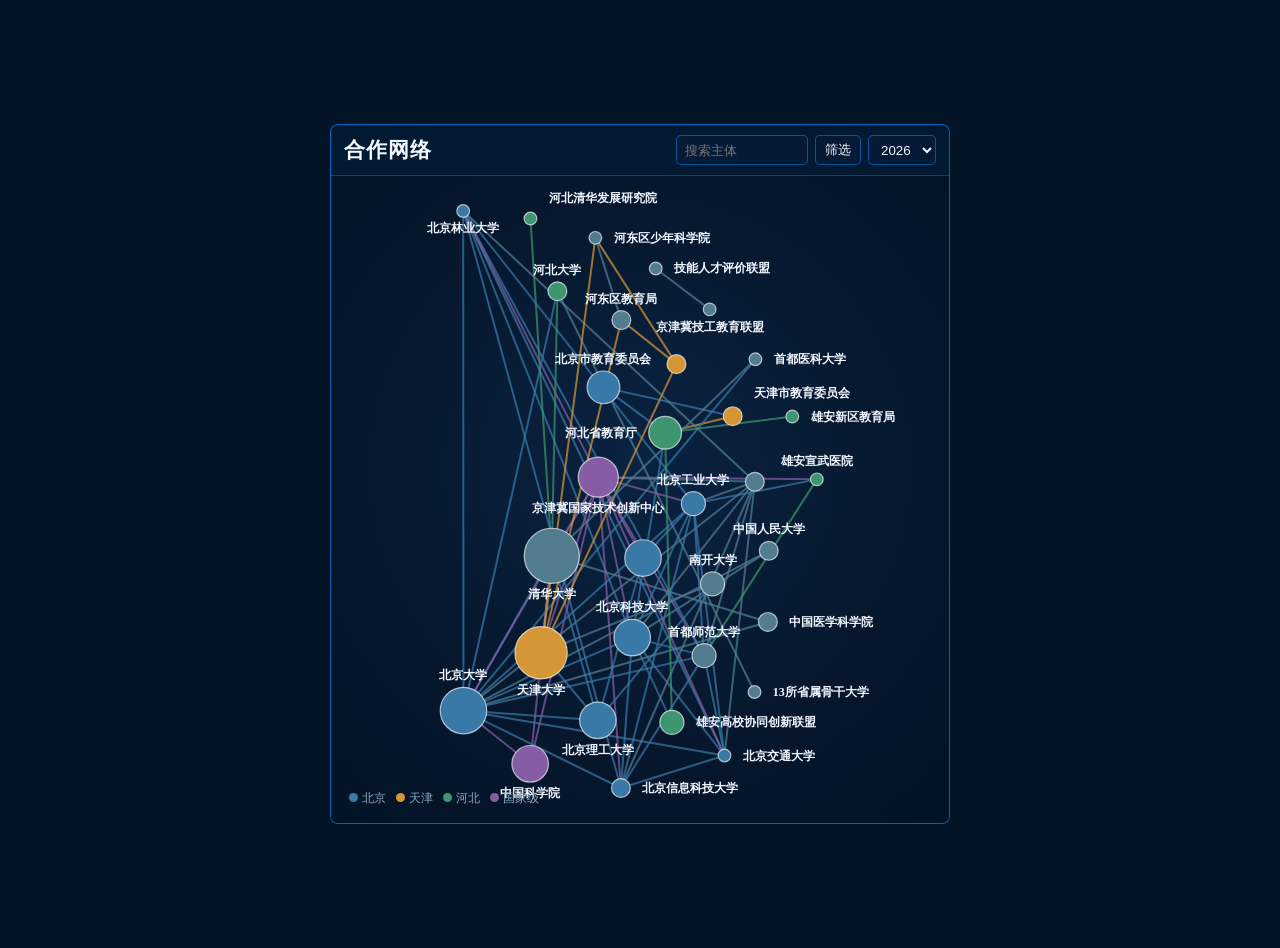
<file: web7.8/network/index.html>
<!doctype html>
<html lang="zh-CN">
<head><meta charset="utf-8"><meta name="viewport" content="width=device-width, initial-scale=1"><title>合作网络 · 京津冀教育协同发展监测平台</title><link rel="stylesheet" href="collaboration-network.css"><link rel="stylesheet" href="collaboration-network-theme.css"></head>
<body class="module-preview"><main class="module-preview__frame" aria-label="合作网络独立预览"><section id="collab-network-root" class="module-root"></section></main><script src="collaboration-network.js"></script><script>fetch('./network_data.json').then(function(r){if(!r.ok)throw new Error('数据文件加载失败');return r.json()}).then(function(data){CollaborationNetworkModule.init(document.getElementById('collab-network-root'),data,{defaultYear:'2026'})}).catch(function(e){document.getElementById('collab-network-root').innerHTML='<div class="collab-network__load-error">合作网络数据加载失败。请通过本地 Web 服务打开此页面。<br><small>'+e.message+'</small></div>'})</script></body>
</html>
</file>
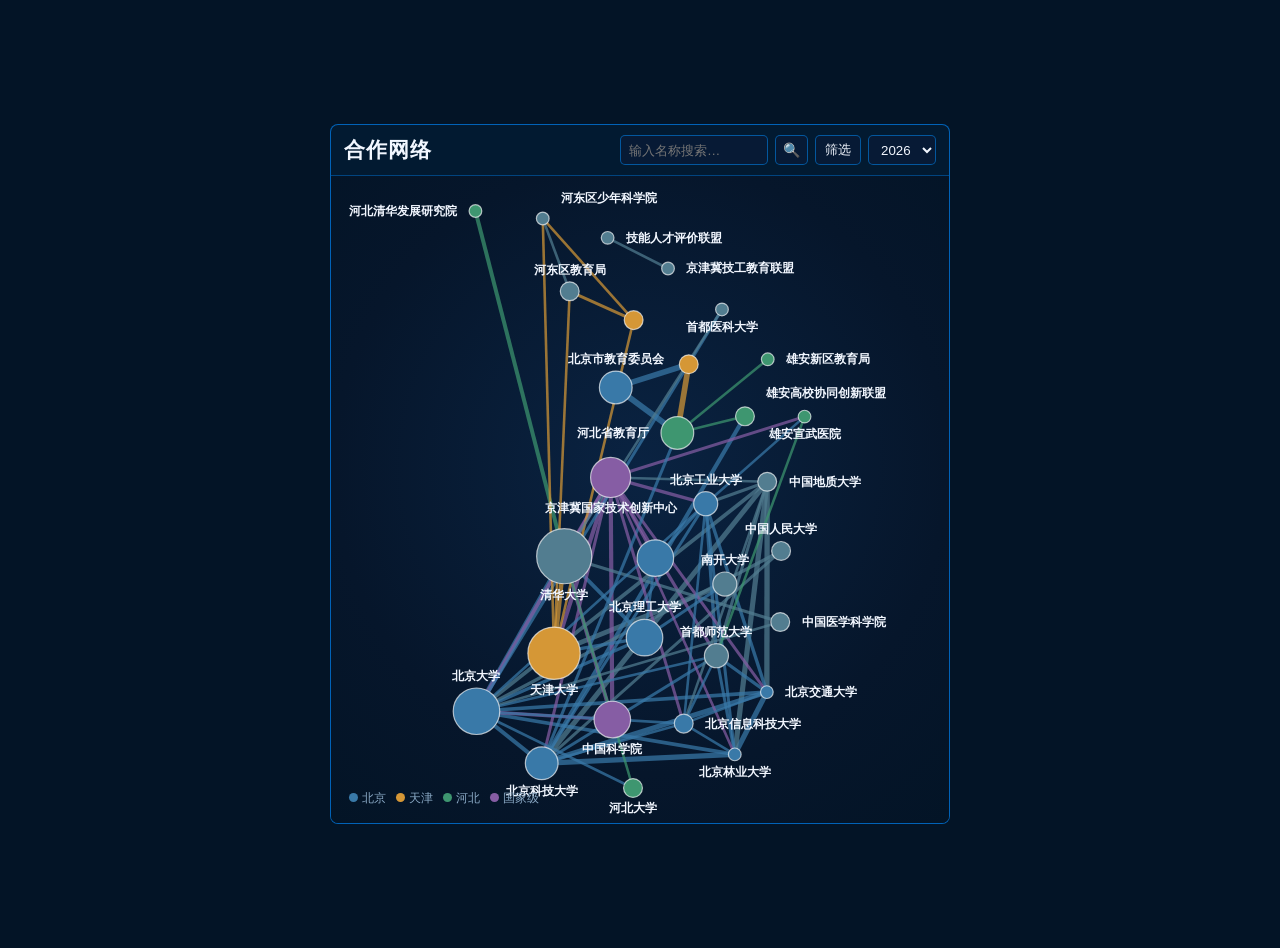
<file: 最终版网页_分板块/network/index.html>
<!doctype html>
<html lang="zh-CN">
<head><meta charset="utf-8"><meta name="viewport" content="width=device-width, initial-scale=1"><title>合作网络 · 京津冀教育协同发展监测平台</title><link rel="stylesheet" href="collaboration-network.css"><link rel="stylesheet" href="collaboration-network-theme.css"></head>
<body class="module-preview"><main class="module-preview__frame" aria-label="合作网络独立预览"><section id="collab-network-root" class="module-root"></section></main><script src="collaboration-network.js"></script><script src="collaboration-network-event-dedup.js"></script><script src="collaboration-network-known-event-fixes.js"></script><script src="collaboration-network-detail-partners-fix.js"></script><script src="collaboration-network-search-fix.js"></script><script>fetch('./network_data.json').then(function(r){if(!r.ok)throw new Error('数据文件加载失败');return r.json()}).then(function(data){data=CollaborationNetworkEventDedup.apply(data);data=CollaborationNetworkKnownEventFixes.apply(data);var root=document.getElementById('collab-network-root');var app=CollaborationNetworkModule.init(root,data,{defaultYear:'2026'});CollaborationNetworkDetailPartnersFix.init(root,data);CollaborationNetworkSearchFix.init(root,data,app)}).catch(function(e){document.getElementById('collab-network-root').innerHTML='<div class="collab-network__load-error">合作网络数据加载失败。请通过本地 Web 服务打开此页面。<br><small>'+e.message+'</small></div>'})</script></body>
</html>
</file>
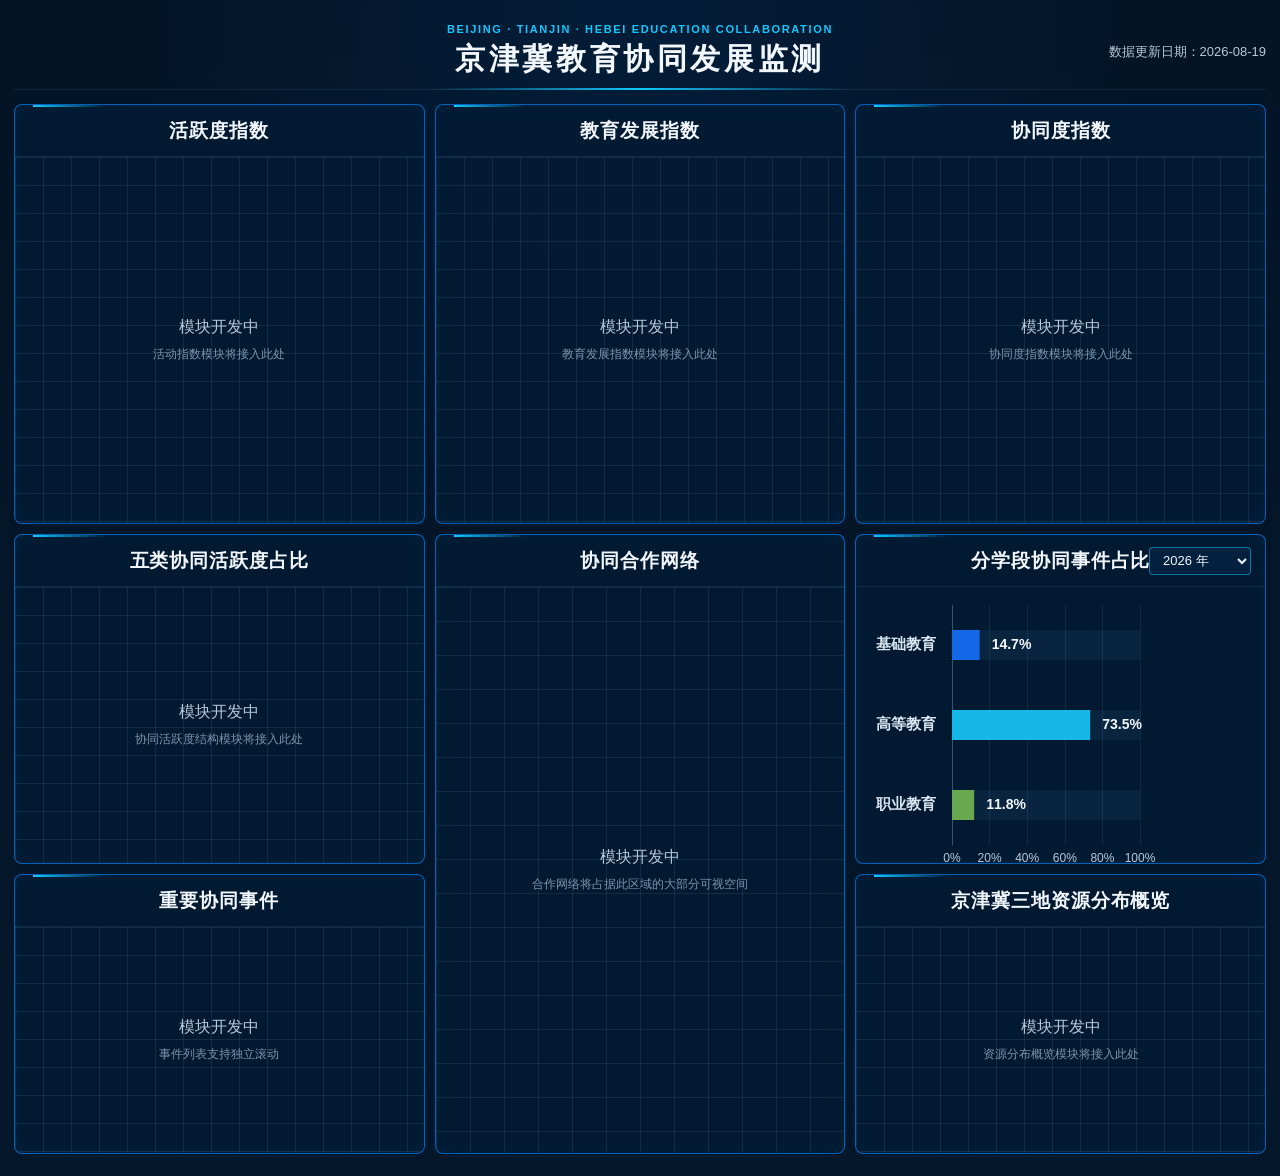
<file: 最终版网页_分板块/框架/index.html>
<!doctype html>
<html lang="zh-CN">
<head>
  <meta charset="utf-8">
  <meta name="viewport" content="width=device-width, initial-scale=1">
  <meta name="color-scheme" content="dark">
  <title>京津冀教育协同发展监测</title>
  <link rel="stylesheet" href="css/variables.css">
  <link rel="stylesheet" href="css/reset.css">
  <link rel="stylesheet" href="css/layout.css">
  <link rel="stylesheet" href="css/panels.css">
  <link rel="stylesheet" href="css/responsive.css">
  <link rel="stylesheet" href="modules/stage-share/stage-share.css">
</head>
<body>
  <main class="dashboard-shell" aria-label="京津冀教育协同发展监测平台">
    <header class="dashboard-header">
      <div class="dashboard-header__title-wrap">
        <p class="dashboard-header__eyebrow">BEIJING · TIANJIN · HEBEI EDUCATION COLLABORATION</p>
        <h1>京津冀教育协同发展监测</h1>
      </div>
      <p class="dashboard-header__updated">数据更新日期：<time id="data-updated-at" datetime="2026-08-19">2026-08-19</time></p>
    </header>
    <section class="dashboard-grid" aria-label="协同发展监测板块">
      <section id="panel-activity-index" class="dashboard-panel panel-activity-index" data-module="activity-index"><header class="panel-header"><h2 class="panel-title">活跃度指数</h2><div class="panel-actions"></div></header><div class="panel-body"><div class="chart-container"><div class="panel-placeholder">模块开发中<small>活动指数模块将接入此处</small></div></div></div></section>
      <section id="panel-education-index" class="dashboard-panel panel-education-index" data-module="education-index"><header class="panel-header"><h2 class="panel-title">教育发展指数</h2><div class="panel-actions"></div></header><div class="panel-body"><div class="chart-container"><div class="panel-placeholder">模块开发中<small>教育发展指数模块将接入此处</small></div></div></div></section>
      <section id="panel-coordination-index" class="dashboard-panel panel-coordination-index" data-module="coordination-index"><header class="panel-header"><h2 class="panel-title">协同度指数</h2><div class="panel-actions"></div></header><div class="panel-body"><div class="chart-container"><div class="panel-placeholder">模块开发中<small>协同度指数模块将接入此处</small></div></div></div></section>
      <section id="panel-activity-share" class="dashboard-panel panel-activity-share" data-module="activity-share"><header class="panel-header"><h2 class="panel-title">五类协同活跃度占比</h2><div class="panel-actions"></div></header><div class="panel-body"><div class="chart-container"><div class="panel-placeholder">模块开发中<small>协同活跃度结构模块将接入此处</small></div></div></div></section>
      <section id="panel-important-events" class="dashboard-panel panel-important-events" data-module="important-events"><header class="panel-header"><h2 class="panel-title">重要协同事件</h2><div class="panel-actions"></div></header><div class="panel-body events__list"><div class="chart-container"><div class="panel-placeholder">模块开发中<small>事件列表支持独立滚动</small></div></div></div></section>
      <section id="panel-cooperation-network" class="dashboard-panel panel-cooperation-network" data-module="cooperation-network"><header class="panel-header"><h2 class="panel-title">协同合作网络</h2><div class="panel-actions"></div></header><div class="panel-body"><div class="chart-container"><div class="panel-placeholder panel-placeholder--network">模块开发中<small>合作网络将占据此区域的大部分可视空间</small></div></div></div></section>
      <section id="panel-stage-share" class="dashboard-panel panel-stage-share" data-module="stage-share"><header class="panel-header"><h2 class="panel-title">分学段协同事件占比</h2><div class="panel-actions"></div></header><div class="panel-body"><div class="chart-container"><div class="panel-placeholder">模块开发中<small>分学段占比模块将接入此处</small></div></div></div></section>
      <section id="panel-resource-overview" class="dashboard-panel panel-resource-overview" data-module="resource-overview"><header class="panel-header"><h2 class="panel-title">京津冀三地资源分布概览</h2><div class="panel-actions"></div></header><div class="panel-body"><div class="chart-container"><div class="panel-placeholder">模块开发中<small>资源分布概览模块将接入此处</small></div></div></div></section>
    </section>
  </main>
  <script src="assets/echarts.min.js"></script>
  <script src="js/module-loader.js"></script>
  <script src="data/stage-share-data.js"></script>
  <script src="modules/stage-share/stage-share.js"></script>
  <script src="js/dashboard.js"></script>
</body>
</html>
</file>
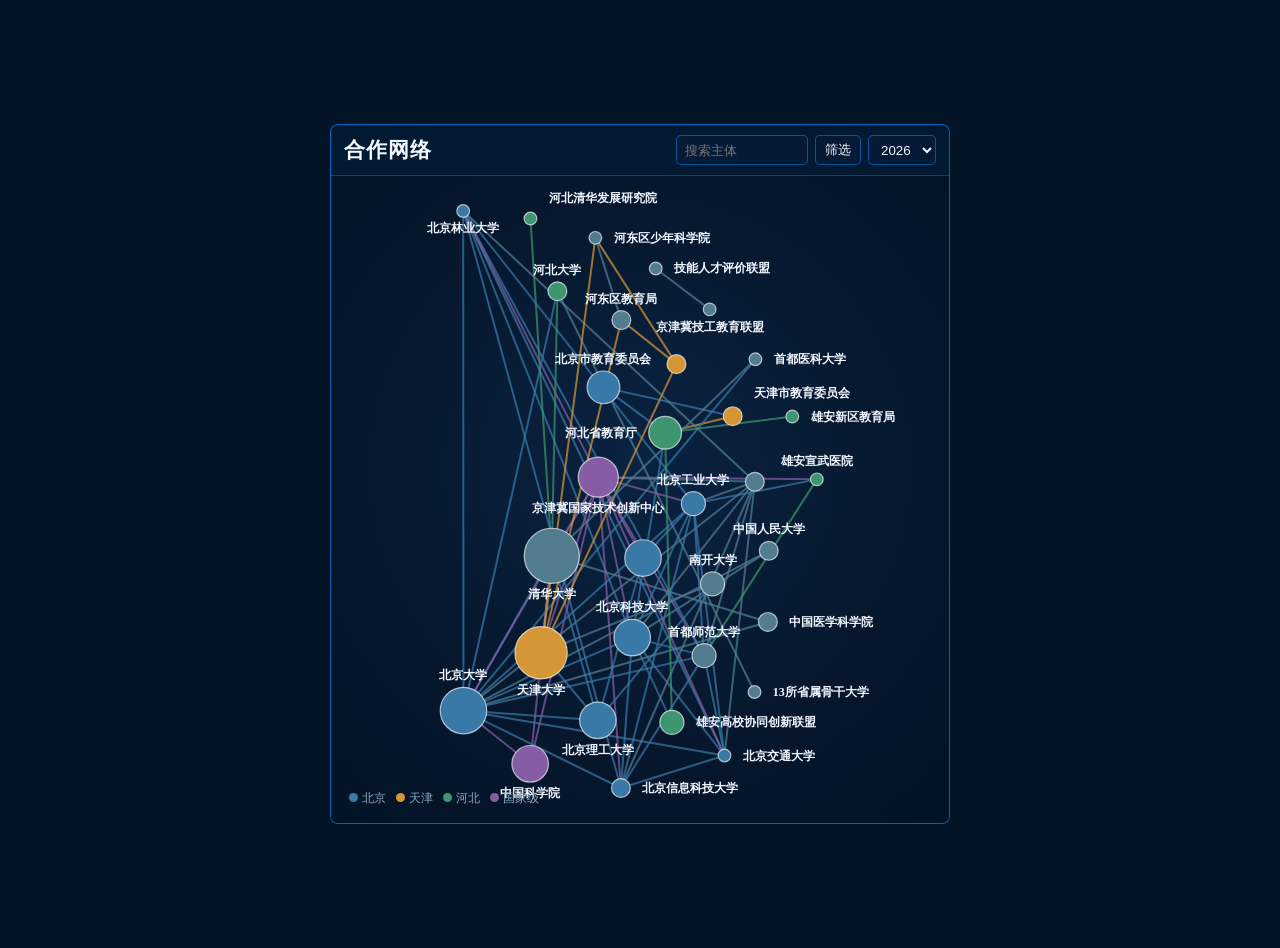
<file: dashboard/assets/network/index.html>
<!doctype html>
<html lang="zh-CN">
<head><meta charset="utf-8"><meta name="viewport" content="width=device-width, initial-scale=1"><title>合作网络 · 京津冀教育协同发展监测平台</title><link rel="stylesheet" href="collaboration-network.css"><link rel="stylesheet" href="collaboration-network-theme.css"></head>
<body class="module-preview"><main class="module-preview__frame" aria-label="合作网络独立预览"><section id="collab-network-root" class="module-root"></section></main><script src="collaboration-network.js"></script><script>if(new URLSearchParams(location.search).get('mode')==='dashboard'){document.head.insertAdjacentHTML('beforeend','<style>html,body{height:100%;overflow:hidden}.module-preview{height:100%;min-height:0;padding:0;display:block}.module-preview__frame{width:100%;height:100%;max-width:none;max-height:none}</style>')}fetch('./network_data.json').then(function(r){if(!r.ok)throw new Error('数据文件加载失败');return r.json()}).then(function(data){CollaborationNetworkModule.init(document.getElementById('collab-network-root'),data,{defaultYear:'2026'})}).catch(function(e){document.getElementById('collab-network-root').innerHTML='<div class="collab-network__load-error">合作网络数据加载失败。请通过本地 Web 服务打开此页面。<br><small>'+e.message+'</small></div>'})</script></body>
</html>
</file>
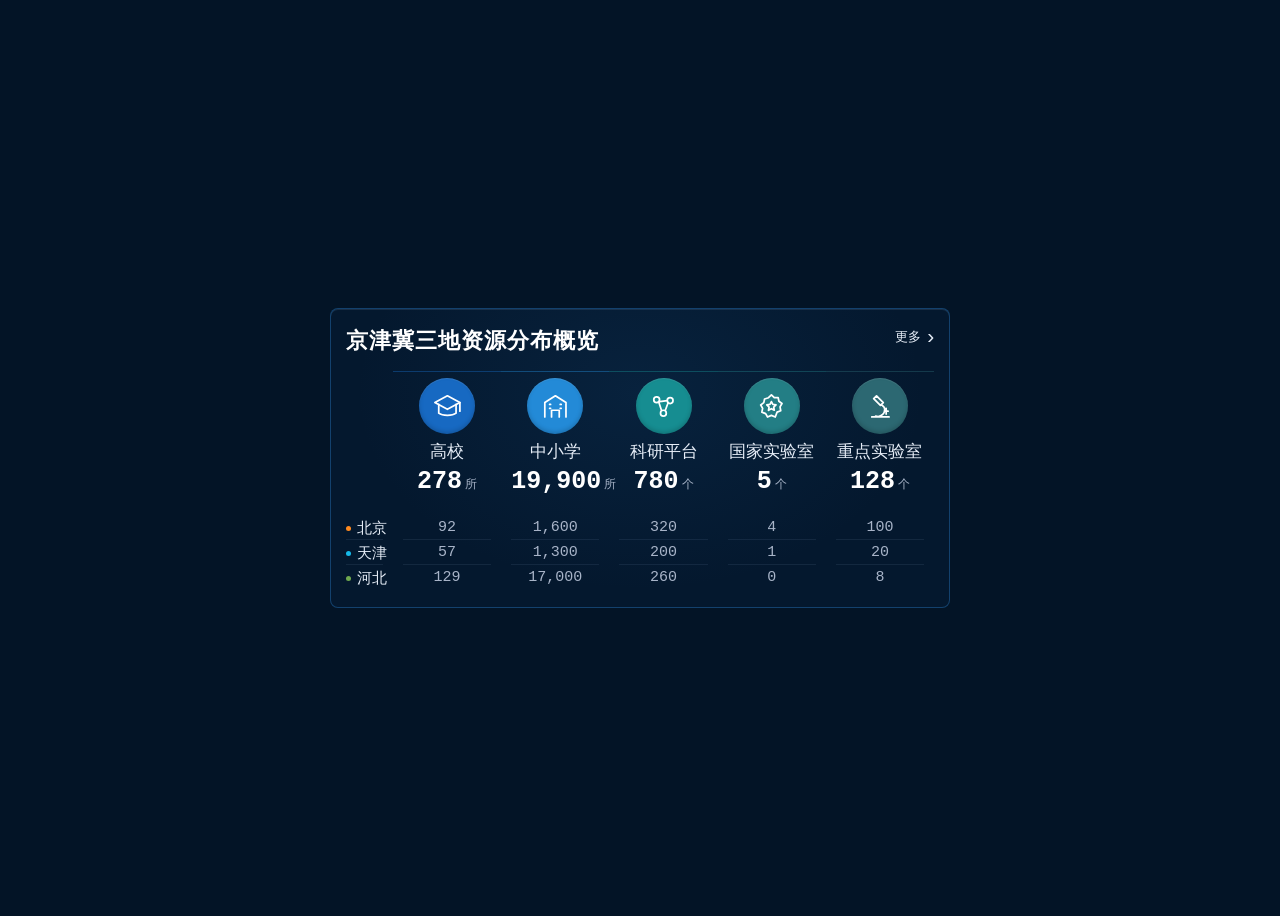
<file: 最终版网页-分板块-右下三弟资源分布概览/resource-overview.html>
<!doctype html>
<html lang="zh-CN">
<head>
  <meta charset="UTF-8" />
  <meta name="viewport" content="width=device-width, initial-scale=1.0" />
  <title>京津冀三地资源分布概览</title>
  <style>
    :root {
      --bg-page: #031426;
      --panel-bg: rgba(5, 25, 47, .96);
      --panel-bg-deep: #041a30;
      --panel-border: rgba(0, 137, 255, .65);
      --blue-main: #0867e8;
      --blue-bright: #00a8ff;
      --cyan-main: #12c8ff;
      --text-primary: #ffffff;
      --text-secondary: #e6edf7;
      --text-muted: #a8b4c8;
      --grid-line: rgba(80, 130, 170, .18);
      --radius-panel: 8px;
      --color-beijing: #ff8a1f;
      --color-tianjin: #15b9e8;
      --color-hebei: #6fa94f;
      --color-jjj-total: #095fd6;
    }

    .module-preview {
      min-height: 100vh;
      display: flex;
      align-items: center;
      justify-content: center;
      padding: 24px;
      box-sizing: border-box;
      background: var(--bg-page);
      font-family: "Microsoft YaHei", "PingFang SC", "Noto Sans CJK SC", Arial, sans-serif;
    }

    .module-preview__frame { width: 620px; height: 300px; }
    .module-root { width: 100%; height: 100%; min-width: 0; min-height: 0; }

    .resource-overview {
      width: 100%; height: 100%; min-width: 0; min-height: 0;
      box-sizing: border-box; overflow: hidden; position: relative;
      padding: clamp(13px, 3.1%, 20px) clamp(10px, 2.4%, 15px) clamp(9px, 2.2%, 14px);
      color: var(--text-primary); background: var(--panel-bg);
      border: 1px solid rgba(46, 139, 218, .36); border-radius: var(--radius-panel);
      box-shadow: inset 0 1px 0 rgba(174, 213, 255, .12);
    }

    .resource-overview::before {
      content: ""; position: absolute; inset: 0; pointer-events: none;
      background: radial-gradient(ellipse at 50% 28%, rgba(27, 87, 142, .16), transparent 65%);
    }

    .resource-overview__header, .resource-overview__body { position: relative; z-index: 1; }
    .resource-overview__header { height: 28px; display: flex; align-items: flex-start; justify-content: space-between; }
    .resource-overview__title { margin: 0; font-size: clamp(17px, 3.1vw, 22px); font-weight: 600; letter-spacing: 1px; line-height: 1.2; }
    .resource-overview__more { color: var(--text-secondary); font-size: 13px; text-decoration: none; white-space: nowrap; }
    .resource-overview__more::after { content: "›"; padding-left: 6px; font-size: 21px; line-height: 10px; vertical-align: -2px; }

    .resource-overview__body { height: calc(100% - 28px); display: flex; flex-direction: column; }
    /* 首列为地区名称的预留位；五个指标列与下方数值逐列严格对齐。 */
    .resource-overview__metrics { display: grid; grid-template-columns: clamp(42px, 8%, 54px) repeat(5, minmax(0, 1fr)); margin-top: 15px; }
    .resource-overview__metric { min-width: 0; text-align: center; padding: 6px clamp(3px, 1.2vw, 10px) 0; border-top: 1px solid color-mix(in srgb, var(--metric-color) 42%, transparent); }
    .resource-overview__icon {
      width: clamp(40px, 8.2vw, 56px); height: clamp(40px, 8.2vw, 56px); margin: 0 auto 6px;
      display: grid; place-items: center; border-radius: 50%; color: #fff;
      background: var(--metric-color);
      box-shadow: inset 0 -2px 4px rgba(0, 0, 0, .18), inset 0 1px 1px rgba(255,255,255,.11);
    }
    .resource-overview__icon svg { width: 55%; height: 55%; fill: none; stroke: currentColor; stroke-width: 1.8; stroke-linecap: round; stroke-linejoin: round; }
    .resource-overview__metric-name { min-height: 21px; color: var(--text-secondary); font-size: clamp(12px, 2.4vw, 17px); font-weight: 500; white-space: nowrap; }
    .resource-overview__metric-total { margin-top: 4px; font-family: "Roboto Mono", "Cascadia Mono", "Microsoft YaHei", monospace; font-size: clamp(18px, 3.2vw, 25px); font-weight: 700; line-height: 1.2; font-variant-numeric: tabular-nums; white-space: nowrap; }
    .resource-overview__metric-unit { margin-left: 3px; color: var(--text-muted); font-family: "Microsoft YaHei", sans-serif; font-size: clamp(10px, 1.55vw, 12px); font-weight: 400; vertical-align: baseline; }
    .resource-overview__regions { flex: 1; min-height: 0; display: grid; grid-template-columns: clamp(42px, 8%, 54px) repeat(5, minmax(0, 1fr)); margin-top: 18px; }
    .resource-overview__region-column { padding: 0 clamp(3px, 1.2vw, 10px); }
    .resource-overview__region-column--labels { padding-left: 0; border-left: 0; }
    .resource-overview__region-row { height: 24px; display: flex; align-items: center; justify-content: center; color: var(--text-muted); font-family: "Roboto Mono", "Cascadia Mono", "Microsoft YaHei", monospace; font-size: clamp(12px, 2vw, 15px); line-height: 1; font-variant-numeric: tabular-nums; }
    .resource-overview__region-row + .resource-overview__region-row { border-top: 1px solid rgba(148, 180, 214, .10); }
    .resource-overview__region-column--labels .resource-overview__region-row { justify-content: flex-start; font-family: "Microsoft YaHei", "PingFang SC", sans-serif; }
    .resource-overview__region-name { flex: 0 0 auto; color: var(--text-secondary); }
    .resource-overview__region-name::before { content: ""; display: inline-block; width: 5px; height: 5px; margin-right: 6px; border-radius: 50%; vertical-align: 2px; background: var(--region-color); }
    .resource-overview__region-value { color: var(--text-muted); text-align: right; }
    .resource-overview__region-row[data-region="北京"] { --region-color: var(--color-beijing); }
    .resource-overview__region-row[data-region="天津"] { --region-color: var(--color-tianjin); }
    .resource-overview__region-row[data-region="河北"] { --region-color: var(--color-hebei); }

    @media (max-width: 500px) {
      .resource-overview { padding-left: 10px; padding-right: 10px; }
      .resource-overview__metric, .resource-overview__region-column { padding-left: 2px; padding-right: 2px; }
      .resource-overview__region-row { height: 21px; }
    }
  </style>
</head>
<body class="module-preview">
  <main class="module-preview__frame">
    <div id="module-root" class="module-root"></div>
  </main>

  <script>
    const resourceOverviewData = {
      regions: ["北京", "天津", "河北"],
      metrics: [
        { key: "universities", name: "高校", unit: "所", color: "#1769c2", values: [92, 57, 129], icon: "university" },
        { key: "schools", name: "中小学", unit: "所", color: "#238ad7", values: [1600, 1300, 17000], icon: "school" },
        { key: "platforms", name: "科研平台", unit: "个", color: "#168d91", values: [320, 200, 260], icon: "network" },
        { key: "nationalLabs", name: "国家实验室", unit: "个", color: "#237e85", values: [4, 1, 0], icon: "badge" },
        { key: "keyLabs", name: "重点实验室", unit: "个", color: "#2c6872", values: [100, 20, 8], icon: "microscope" }
      ]
    };

    const ResourceOverviewModule = (() => {
      let host; let currentData; let observer;
      const icons = {
        university: '<svg viewBox="0 0 32 32" aria-hidden="true"><path d="M3 12 16 5l13 7-13 7L3 12Z"/><path d="M7 14v9c4 3 14 3 18 0v-9M29 12v9"/></svg>',
        school: '<svg viewBox="0 0 32 32" aria-hidden="true"><path d="M5 27V12l11-7 11 7v15M12 27v-7h8v7M10 14h1M21 14h1M10 18h1M21 18h1"/></svg>',
        network: '<svg viewBox="0 0 32 32" aria-hidden="true"><circle cx="9" cy="9" r="3"/><circle cx="23" cy="10" r="3"/><circle cx="16" cy="23" r="3"/><path d="m11 11 3 9m7-8-3 8m-6-9 8-1"/></svg>',
        badge: '<svg viewBox="0 0 32 32" aria-hidden="true"><path d="m16 4 3 3 4-.2.8 3.8 3.2 2.4-2 3.5.7 4-3.8 1.5L20 27l-4-1.7L12 27l-2-3.5-3.9-1.5.8-4-2-3.5 3.2-2.4.8-3.8L13 7l3-3Z"/><path d="m16 11 1.5 3 3.3.5-2.4 2.3.6 3.2-3-1.6-3 1.6.6-3.2-2.4-2.3 3.3-.5 1.5-3Z"/></svg>',
        microscope: '<svg viewBox="0 0 32 32" aria-hidden="true"><path d="m12 5 7 7-3 3-7-7 3-3ZM17 14l3 3a7 7 0 0 1-9 9M7 27h18M20 21h4M22 18v6"/></svg>'
      };
      const format = value => value === null || value === undefined ? "–" : Number(value).toLocaleString("zh-CN");
      const render = () => {
        const metrics = currentData.metrics;
        host.innerHTML = `<section class="resource-overview" aria-label="京津冀三地资源分布概览">
          <header class="resource-overview__header"><h2 class="resource-overview__title">京津冀三地资源分布概览</h2><a class="resource-overview__more" href="#more">更多</a></header>
          <div class="resource-overview__body">
            <div class="resource-overview__metrics"><div aria-hidden="true"></div>${metrics.map(metric => `<article class="resource-overview__metric" style="--metric-color:${metric.color}"><div class="resource-overview__icon">${icons[metric.icon]}</div><div class="resource-overview__metric-name">${metric.name}</div><div class="resource-overview__metric-total">${format(metric.values.reduce((total, value) => total + (value || 0), 0))}<span class="resource-overview__metric-unit">${metric.unit}</span></div></article>`).join("")}</div>
            <div class="resource-overview__regions"><div class="resource-overview__region-column resource-overview__region-column--labels">${currentData.regions.map(region => `<div class="resource-overview__region-row" data-region="${region}"><span class="resource-overview__region-name">${region}</span></div>`).join("")}</div>${metrics.map(metric => `<div class="resource-overview__region-column">${currentData.regions.map((region, index) => `<div class="resource-overview__region-row"><span class="resource-overview__region-value">${format(metric.values[index])}</span></div>`).join("")}</div>`).join("")}</div>
          </div>
        </section>`;
      };
      return {
        init(container, data = resourceOverviewData) { host = container; currentData = data; render(); observer = new ResizeObserver(() => this.resize()); observer.observe(host); },
        update(data) { currentData = data; render(); },
        resize() { /* CSS Grid 根据父容器自动重新排版；此处保留统一生命周期接口。 */ },
        destroy() { if (observer) observer.disconnect(); observer = null; if (host) host.innerHTML = ""; host = null; }
      };
    })();

    ResourceOverviewModule.init(document.getElementById("module-root"));
  </script>
</body>
</html>
</file>
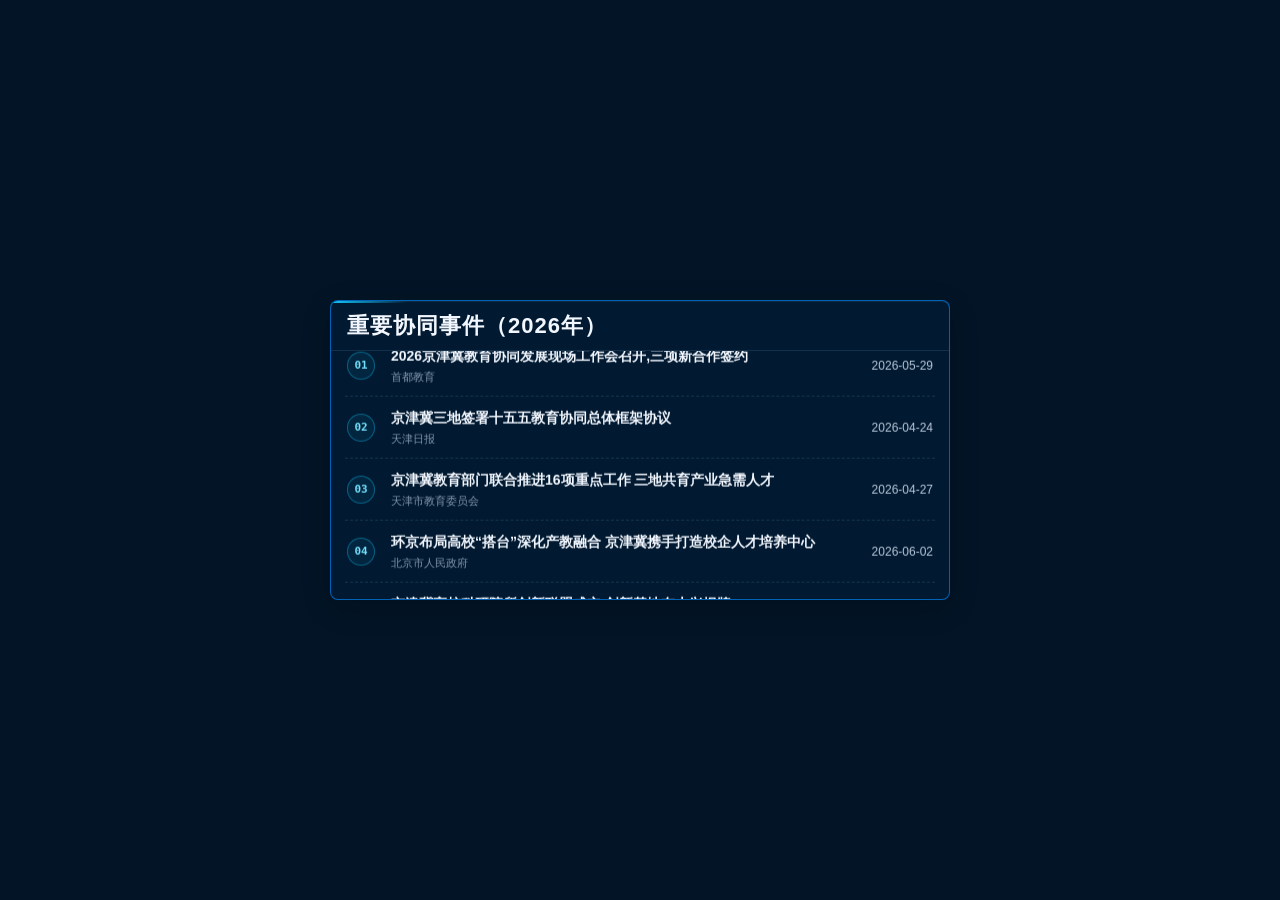
<file: 最终版网页_分板块/important-events.html>
<!DOCTYPE html>
<html lang="zh-CN">
<head>
  <meta charset="UTF-8" />
  <meta name="viewport" content="width=device-width, initial-scale=1.0" />
  <title>重要协同事件（2026年）</title>
  <style>
    * { box-sizing: border-box; }
    .module-preview { min-height:100vh; margin:0; display:flex; align-items:center; justify-content:center; padding:24px; background:#031426; font-family:"Microsoft YaHei","PingFang SC","Noto Sans CJK SC",Arial,sans-serif; }
    .module-preview__frame { width:620px; height:300px; }
    .important-events { --important-events-panel-bg:var(--panel-bg,rgba(3,27,50,.94)); --important-events-panel-border:var(--panel-border,rgba(0,137,255,.65)); --important-events-text-primary:var(--text-primary,#f2f7ff); --important-events-text-secondary:var(--text-secondary,#b8c7d9); --important-events-text-muted:var(--text-muted,#7e94ab); --important-events-cyan:var(--cyan-main,#12c8ff); width:100%; height:100%; min-width:0; min-height:0; overflow:hidden; position:relative; display:flex; flex-direction:column; border:1px solid var(--important-events-panel-border); border-radius:var(--radius-panel,8px); background:var(--important-events-panel-bg); box-shadow:inset 0 1px 0 rgba(132,219,255,.08),0 8px 30px rgba(0,0,0,.16); color:var(--important-events-text-primary); font-family:"Microsoft YaHei","PingFang SC","Noto Sans CJK SC",Arial,sans-serif; }
    .important-events::before { content:""; position:absolute; top:0; left:0; width:76px; height:2px; background:linear-gradient(90deg,var(--important-events-cyan),transparent); pointer-events:none; }
    .important-events__header { height:50px; flex:0 0 50px; display:flex; align-items:center; padding:0 16px; border-bottom:1px solid rgba(112,181,220,.14); }
    .important-events__title { margin:0; color:var(--important-events-text-primary); font-size:22px; font-weight:600; letter-spacing:1px; line-height:1; }
    .important-events__viewport { flex:1; min-height:0; overflow:hidden; padding:0 14px; }
    .important-events__track { will-change:transform; }
    .important-events__item { height:62px; display:grid; grid-template-columns:34px minmax(0,1fr) auto; align-items:center; gap:10px; padding:7px 2px; border-bottom:1px dashed rgba(111,182,221,.18); color:inherit; text-decoration:none; transition:background-color .18s ease,transform .18s ease; }
    .important-events__item[href] { cursor:pointer; }
    .important-events__item[href]:hover { background:rgba(18,200,255,.055); transform:translateX(2px); }
    .important-events__item[href]:hover .important-events__event-title { color:#63dbff; }
    .important-events__item--disabled { cursor:default; opacity:.72; }
    .important-events__index { display:grid; width:28px; height:28px; place-items:center; border:1px solid rgba(18,200,255,.38); border-radius:50%; color:#74e2ff; background:rgba(18,200,255,.07); font:700 11px/1 Consolas,monospace; }
    .important-events__content { min-width:0; }
    .important-events__event-title { display:-webkit-box; overflow:hidden; margin:0; color:var(--important-events-text-primary); font-size:14px; font-weight:600; line-height:1.45; -webkit-line-clamp:1; -webkit-box-orient:vertical; transition:color .18s ease; }
    .important-events__meta { display:block; overflow:hidden; margin-top:4px; color:var(--important-events-text-muted); font-size:11px; line-height:1.35; white-space:nowrap; text-overflow:ellipsis; }
    .important-events__date { color:var(--important-events-text-secondary); font-size:12px; font-variant-numeric:tabular-nums; white-space:nowrap; }
    .important-events__empty { height:100%; display:grid; place-items:center; color:var(--important-events-text-muted); font-size:14px; }
    @media (max-width:560px) { .module-preview__frame{width:100%;} .important-events__title{font-size:18px;} .important-events__item{grid-template-columns:30px minmax(0,1fr);} .important-events__date{display:none;} }
  </style>
</head>
<body class="module-preview">
  <main class="module-preview__frame"><section id="important-events-root" class="important-events" aria-label="重要协同事件（2026年）"></section></main>
  <script src="./important-events-data.js"></script>
  <script src="../dashboard/data/news-data.js"></script>
  <script>
    (function(){
      'use strict';
      const escapeHtml=value=>String(value==null?'':value).replace(/[&<>'"]/g,char=>({'&':'&amp;','<':'&lt;','>':'&gt;',"'":'&#39;','"':'&quot;'}[char]));
      const normalizeUrl=value=>{const url=String(value||'').trim();if(!/^https?:\/\//i.test(url))return '';return url.split(/[；;]/)[0].trim();};
      const ImportantEventsModule={
        root:null,viewport:null,track:null,data:[],observer:null,animationFrame:null,paused:false,offset:0,lastTimestamp:null,itemHeight:62,speed:14,
        init(container,data){this.destroy();this.root=typeof container==='string'?document.querySelector(container):container;if(!this.root)return;this.root.innerHTML='<header class="important-events__header"><h2 class="important-events__title">重要协同事件（2026年）</h2></header><div class="important-events__viewport" aria-live="polite"></div>';this.viewport=this.root.querySelector('.important-events__viewport');this.viewport.addEventListener('mouseenter',this._onMouseEnter);this.viewport.addEventListener('mouseleave',this._onMouseLeave);this.observer=new ResizeObserver(()=>this.resize());this.observer.observe(this.root);this.update(data);},
        update(data){if(!this.viewport)return;const source=Array.isArray(data)?data:[];this.data=source.filter(item=>item&&item.title&&item.date).slice().sort((a,b)=>(Number(b.score)||0)-(Number(a.score)||0)||String(b.date).localeCompare(String(a.date))).slice(0,12);this._stopAnimation();this.offset=0;this.lastTimestamp=null;if(!this.data.length){this.viewport.innerHTML='<div class="important-events__empty">暂无事件数据</div>';this.track=null;return;}const html=this.data.map((item,index)=>this._itemHtml(item,index)).join('');this.viewport.innerHTML=`<div class="important-events__track">${html}${html}</div>`;this.track=this.viewport.firstElementChild;this.resize();this._startAnimation();},
        resize(){if(this.track)this.track.style.transform=`translate3d(0,-${this.offset}px,0)`;},
        destroy(){this._stopAnimation();if(this.viewport){this.viewport.removeEventListener('mouseenter',this._onMouseEnter);this.viewport.removeEventListener('mouseleave',this._onMouseLeave);}if(this.observer)this.observer.disconnect();this.observer=null;this.track=null;this.viewport=null;this.root=null;this.data=[];this.offset=0;this.lastTimestamp=null;this.paused=false;},
        _itemHtml(item,index){const url=normalizeUrl(item.url);const content=`<span class="important-events__index">${String(index+1).padStart(2,'0')}</span><div class="important-events__content"><strong class="important-events__event-title">${escapeHtml(item.title)}</strong><small class="important-events__meta">${escapeHtml(item.source||'来源待补')}</small></div><time class="important-events__date" datetime="${escapeHtml(item.date)}">${escapeHtml(item.date)}</time>`;return url?`<a class="important-events__item" href="${escapeHtml(url)}" target="_blank" rel="noopener noreferrer" title="打开原文：${escapeHtml(item.title)}">${content}</a>`:`<article class="important-events__item important-events__item--disabled">${content}</article>`;},
        _startAnimation(){if(!this.track||this.data.length<=1)return;const step=timestamp=>{if(!this.track)return;if(this.lastTimestamp==null)this.lastTimestamp=timestamp;const elapsed=Math.min(50,timestamp-this.lastTimestamp);this.lastTimestamp=timestamp;if(!this.paused){this.offset+=this.speed*elapsed/1000;const loopHeight=this.data.length*this.itemHeight;if(loopHeight>0&&this.offset>=loopHeight)this.offset%=loopHeight;this.track.style.transform=`translate3d(0,-${this.offset.toFixed(2)}px,0)`;}this.animationFrame=requestAnimationFrame(step);};this.animationFrame=requestAnimationFrame(step);},
        _stopAnimation(){if(this.animationFrame!=null)cancelAnimationFrame(this.animationFrame);this.animationFrame=null;this.lastTimestamp=null;},_onMouseEnter:null,_onMouseLeave:null
      };
      ImportantEventsModule._onMouseEnter=()=>{ImportantEventsModule.paused=true;};ImportantEventsModule._onMouseLeave=()=>{ImportantEventsModule.paused=false;ImportantEventsModule.lastTimestamp=null;};window.ImportantEventsModule=ImportantEventsModule;
      document.addEventListener('DOMContentLoaded',()=>ImportantEventsModule.init(document.getElementById('important-events-root'),window.JJJ_IMPORTANT_EVENTS_2026||window.JJJ_NEWS_DATA||[]));window.addEventListener('pagehide',()=>ImportantEventsModule.destroy(),{once:true});
    }());
  </script>
</body>
</html>
</file>
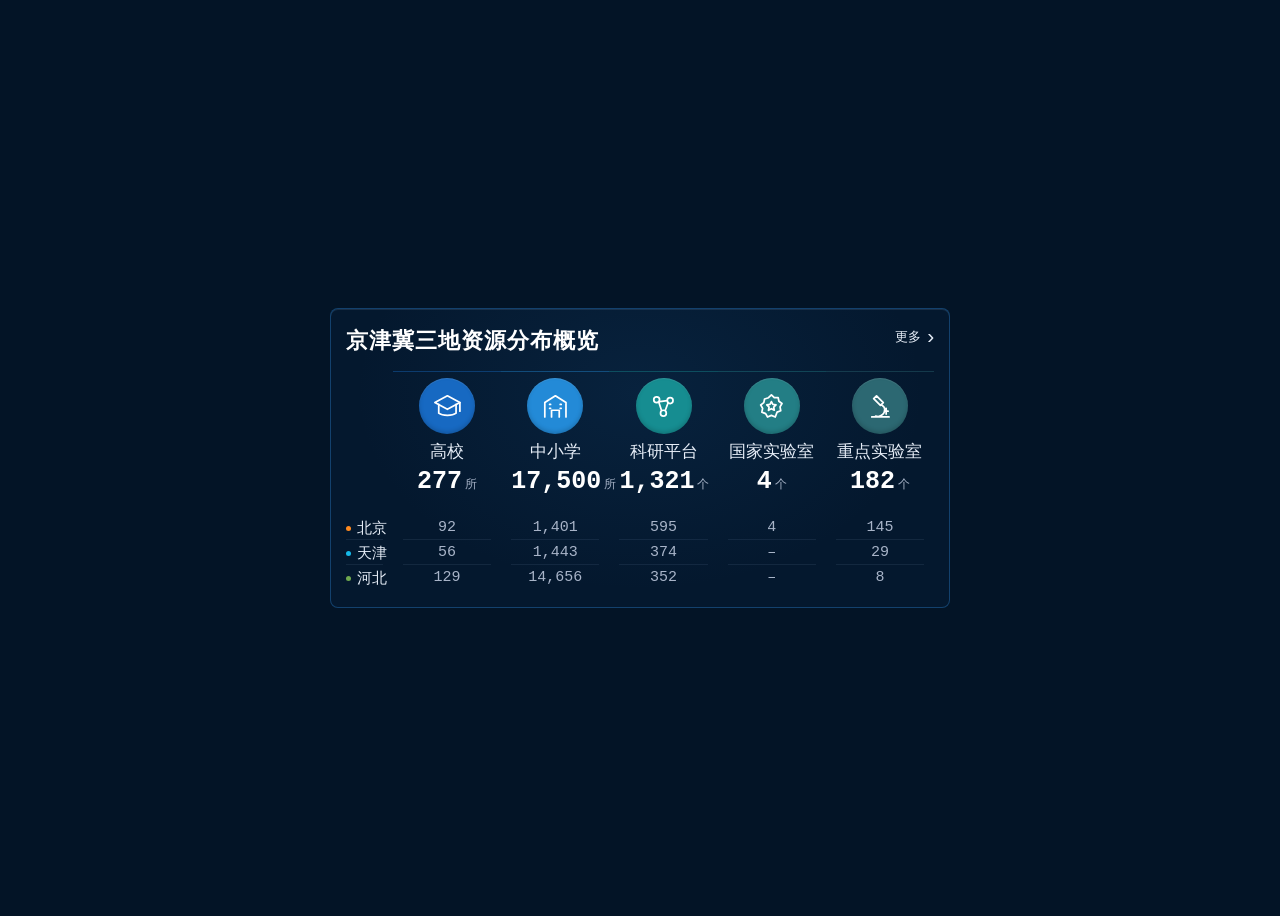
<file: 最终版网页_分板块/resource-overview.html>
<!doctype html>
<html lang="zh-CN">
<head>
  <meta charset="UTF-8" />
  <meta name="viewport" content="width=device-width, initial-scale=1.0" />
  <title>京津冀三地资源分布概览</title>
  <style>
    :root {
      --bg-page: #031426;
      --panel-bg: rgba(5, 25, 47, .96);
      --panel-bg-deep: #041a30;
      --panel-border: rgba(0, 137, 255, .65);
      --blue-main: #0867e8;
      --blue-bright: #00a8ff;
      --cyan-main: #12c8ff;
      --text-primary: #ffffff;
      --text-secondary: #e6edf7;
      --text-muted: #a8b4c8;
      --grid-line: rgba(80, 130, 170, .18);
      --radius-panel: 8px;
      --color-beijing: #ff8a1f;
      --color-tianjin: #15b9e8;
      --color-hebei: #6fa94f;
      --color-jjj-total: #095fd6;
    }

    .module-preview {
      min-height: 100vh;
      display: flex;
      align-items: center;
      justify-content: center;
      padding: 24px;
      box-sizing: border-box;
      background: var(--bg-page);
      font-family: "Microsoft YaHei", "PingFang SC", "Noto Sans CJK SC", Arial, sans-serif;
    }

    .module-preview__frame { width: 620px; height: 300px; }
    .module-root { width: 100%; height: 100%; min-width: 0; min-height: 0; }

    .resource-overview {
      width: 100%; height: 100%; min-width: 0; min-height: 0;
      box-sizing: border-box; overflow: hidden; position: relative;
      padding: clamp(13px, 3.1%, 20px) clamp(10px, 2.4%, 15px) clamp(9px, 2.2%, 14px);
      color: var(--text-primary); background: var(--panel-bg);
      border: 1px solid rgba(46, 139, 218, .36); border-radius: var(--radius-panel);
      box-shadow: inset 0 1px 0 rgba(174, 213, 255, .12);
    }

    .resource-overview::before {
      content: ""; position: absolute; inset: 0; pointer-events: none;
      background: radial-gradient(ellipse at 50% 28%, rgba(27, 87, 142, .16), transparent 65%);
    }

    .resource-overview__header, .resource-overview__body { position: relative; z-index: 1; }
    .resource-overview__header { height: 28px; display: flex; align-items: flex-start; justify-content: space-between; }
    .resource-overview__title { margin: 0; font-size: clamp(17px, 3.1vw, 22px); font-weight: 600; letter-spacing: 1px; line-height: 1.2; }
    .resource-overview__more { color: var(--text-secondary); font-size: 13px; text-decoration: none; white-space: nowrap; }
    .resource-overview__more::after { content: "›"; padding-left: 6px; font-size: 21px; line-height: 10px; vertical-align: -2px; }

    .resource-overview__body { height: calc(100% - 28px); display: flex; flex-direction: column; }
    /* 首列为地区名称的预留位；五个指标列与下方数值逐列严格对齐。 */
    .resource-overview__metrics { display: grid; grid-template-columns: clamp(42px, 8%, 54px) repeat(5, minmax(0, 1fr)); margin-top: 15px; }
    .resource-overview__metric { min-width: 0; text-align: center; padding: 6px clamp(3px, 1.2vw, 10px) 0; border-top: 1px solid color-mix(in srgb, var(--metric-color) 42%, transparent); }
    .resource-overview__icon {
      width: clamp(40px, 8.2vw, 56px); height: clamp(40px, 8.2vw, 56px); margin: 0 auto 6px;
      display: grid; place-items: center; border-radius: 50%; color: #fff;
      background: var(--metric-color);
      box-shadow: inset 0 -2px 4px rgba(0, 0, 0, .18), inset 0 1px 1px rgba(255,255,255,.11);
    }
    .resource-overview__icon svg { width: 55%; height: 55%; fill: none; stroke: currentColor; stroke-width: 1.8; stroke-linecap: round; stroke-linejoin: round; }
    .resource-overview__metric-name { min-height: 21px; color: var(--text-secondary); font-size: clamp(12px, 2.4vw, 17px); font-weight: 500; white-space: nowrap; }
    .resource-overview__metric-total { margin-top: 4px; font-family: "Roboto Mono", "Cascadia Mono", "Microsoft YaHei", monospace; font-size: clamp(18px, 3.2vw, 25px); font-weight: 700; line-height: 1.2; font-variant-numeric: tabular-nums; white-space: nowrap; }
    .resource-overview__metric-unit { margin-left: 3px; color: var(--text-muted); font-family: "Microsoft YaHei", sans-serif; font-size: clamp(10px, 1.55vw, 12px); font-weight: 400; vertical-align: baseline; }
    .resource-overview__regions { flex: 1; min-height: 0; display: grid; grid-template-columns: clamp(42px, 8%, 54px) repeat(5, minmax(0, 1fr)); margin-top: 18px; }
    .resource-overview__region-column { padding: 0 clamp(3px, 1.2vw, 10px); }
    .resource-overview__region-column--labels { padding-left: 0; border-left: 0; }
    .resource-overview__region-row { height: 24px; display: flex; align-items: center; justify-content: center; color: var(--text-muted); font-family: "Roboto Mono", "Cascadia Mono", "Microsoft YaHei", monospace; font-size: clamp(12px, 2vw, 15px); line-height: 1; font-variant-numeric: tabular-nums; }
    .resource-overview__region-row + .resource-overview__region-row { border-top: 1px solid rgba(148, 180, 214, .10); }
    .resource-overview__region-column--labels .resource-overview__region-row { justify-content: flex-start; font-family: "Microsoft YaHei", "PingFang SC", sans-serif; }
    .resource-overview__region-name { flex: 0 0 auto; color: var(--text-secondary); }
    .resource-overview__region-name::before { content: ""; display: inline-block; width: 5px; height: 5px; margin-right: 6px; border-radius: 50%; vertical-align: 2px; background: var(--region-color); }
    .resource-overview__region-value { color: var(--text-muted); text-align: right; }
    .resource-overview__region-row[data-region="北京"] { --region-color: var(--color-beijing); }
    .resource-overview__region-row[data-region="天津"] { --region-color: var(--color-tianjin); }
    .resource-overview__region-row[data-region="河北"] { --region-color: var(--color-hebei); }

    @media (max-width: 500px) {
      .resource-overview { padding-left: 10px; padding-right: 10px; }
      .resource-overview__metric, .resource-overview__region-column { padding-left: 2px; padding-right: 2px; }
      .resource-overview__region-row { height: 21px; }
    }
  </style>
</head>
<body class="module-preview">
  <main class="module-preview__frame">
    <div id="module-root" class="module-root"></div>
  </main>

  <script>
    const resourceOverviewData = {
      regions: ["北京", "天津", "河北"],
      metrics: [
        { key: "universities", name: "高校", unit: "所", color: "#1769c2", values: [92, 56, 129], icon: "university" },
        { key: "schools", name: "中小学", unit: "所", color: "#238ad7", values: [1401, 1443, 14656], icon: "school" },
        { key: "platforms", name: "科研平台", unit: "个", color: "#168d91", values: [595, 374, 352], icon: "network" },
        { key: "nationalLabs", name: "国家实验室", unit: "个", color: "#237e85", values: [4, null, null], icon: "badge" },
        { key: "keyLabs", name: "重点实验室", unit: "个", color: "#2c6872", values: [145, 29, 8], icon: "microscope" }
      ]
    };

    const ResourceOverviewModule = (() => {
      let host; let currentData; let observer;
      const icons = {
        university: '<svg viewBox="0 0 32 32" aria-hidden="true"><path d="M3 12 16 5l13 7-13 7L3 12Z"/><path d="M7 14v9c4 3 14 3 18 0v-9M29 12v9"/></svg>',
        school: '<svg viewBox="0 0 32 32" aria-hidden="true"><path d="M5 27V12l11-7 11 7v15M12 27v-7h8v7M10 14h1M21 14h1M10 18h1M21 18h1"/></svg>',
        network: '<svg viewBox="0 0 32 32" aria-hidden="true"><circle cx="9" cy="9" r="3"/><circle cx="23" cy="10" r="3"/><circle cx="16" cy="23" r="3"/><path d="m11 11 3 9m7-8-3 8m-6-9 8-1"/></svg>',
        badge: '<svg viewBox="0 0 32 32" aria-hidden="true"><path d="m16 4 3 3 4-.2.8 3.8 3.2 2.4-2 3.5.7 4-3.8 1.5L20 27l-4-1.7L12 27l-2-3.5-3.9-1.5.8-4-2-3.5 3.2-2.4.8-3.8L13 7l3-3Z"/><path d="m16 11 1.5 3 3.3.5-2.4 2.3.6 3.2-3-1.6-3 1.6.6-3.2-2.4-2.3 3.3-.5 1.5-3Z"/></svg>',
        microscope: '<svg viewBox="0 0 32 32" aria-hidden="true"><path d="m12 5 7 7-3 3-7-7 3-3ZM17 14l3 3a7 7 0 0 1-9 9M7 27h18M20 21h4M22 18v6"/></svg>'
      };
      const format = value => value === null || value === undefined ? "–" : Number(value).toLocaleString("zh-CN");
      const render = () => {
        const metrics = currentData.metrics;
        host.innerHTML = `<section class="resource-overview" aria-label="京津冀三地资源分布概览">
          <header class="resource-overview__header"><h2 class="resource-overview__title">京津冀三地资源分布概览</h2><a class="resource-overview__more" href="#more">更多</a></header>
          <div class="resource-overview__body">
            <div class="resource-overview__metrics"><div aria-hidden="true"></div>${metrics.map(metric => `<article class="resource-overview__metric" style="--metric-color:${metric.color}"><div class="resource-overview__icon">${icons[metric.icon]}</div><div class="resource-overview__metric-name">${metric.name}</div><div class="resource-overview__metric-total">${format(metric.values.reduce((total, value) => total + (value || 0), 0))}<span class="resource-overview__metric-unit">${metric.unit}</span></div></article>`).join("")}</div>
            <div class="resource-overview__regions"><div class="resource-overview__region-column resource-overview__region-column--labels">${currentData.regions.map(region => `<div class="resource-overview__region-row" data-region="${region}"><span class="resource-overview__region-name">${region}</span></div>`).join("")}</div>${metrics.map(metric => `<div class="resource-overview__region-column">${currentData.regions.map((region, index) => `<div class="resource-overview__region-row"><span class="resource-overview__region-value">${format(metric.values[index])}</span></div>`).join("")}</div>`).join("")}</div>
          </div>
        </section>`;
      };
      return {
        init(container, data = resourceOverviewData) { host = container; currentData = data; render(); observer = new ResizeObserver(() => this.resize()); observer.observe(host); },
        update(data) { currentData = data; render(); },
        resize() { /* CSS Grid 根据父容器自动重新排版；此处保留统一生命周期接口。 */ },
        destroy() { if (observer) observer.disconnect(); observer = null; if (host) host.innerHTML = ""; host = null; }
      };
    })();

    ResourceOverviewModule.init(document.getElementById("module-root"));
  </script>
</body>
</html>
</file>
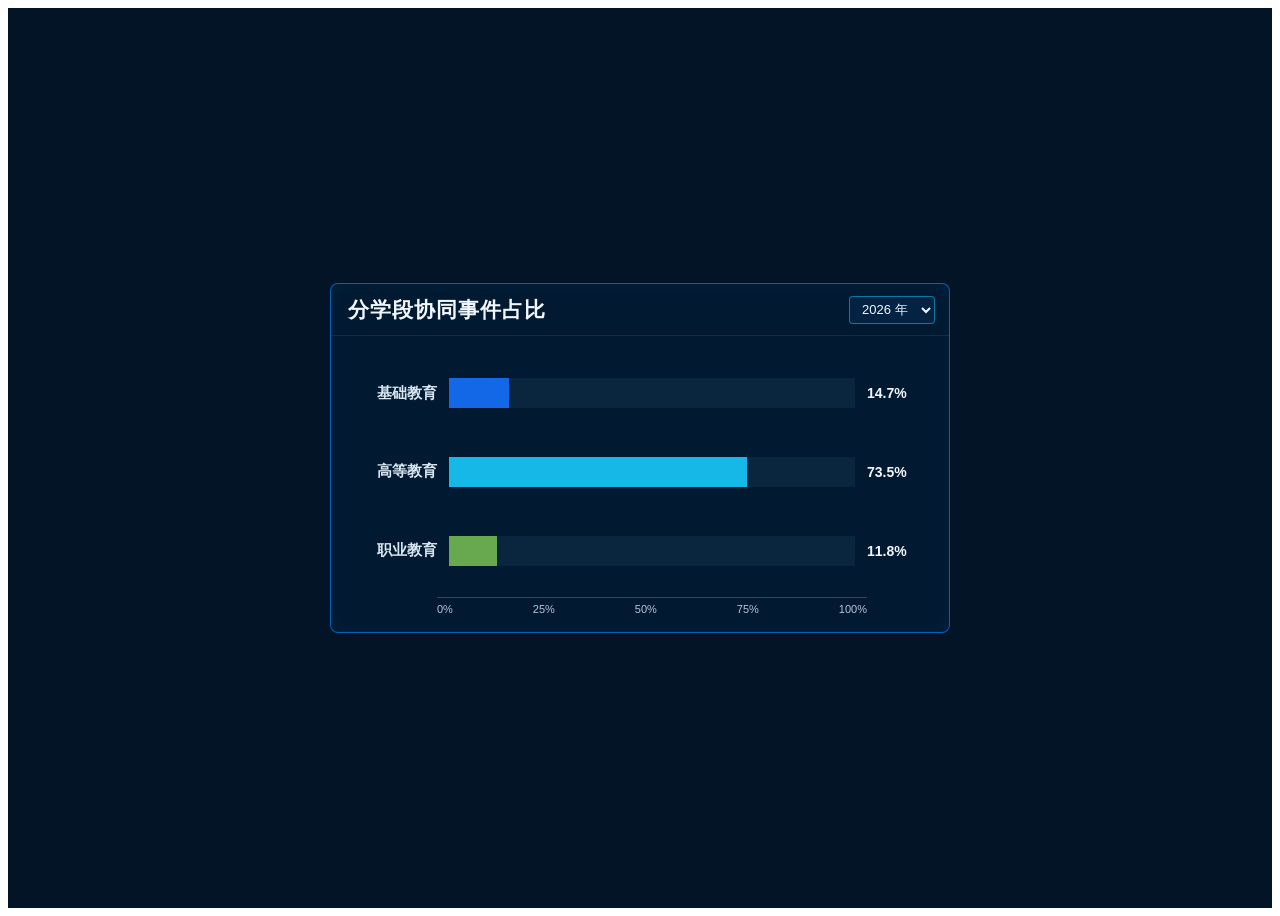
<file: 最终版网页_分板块/stage-share.html>
<!doctype html>
<html lang="zh-CN">
<head>
  <meta charset="utf-8">
  <meta name="viewport" content="width=device-width, initial-scale=1">
  <title>分学段协同事件占比</title>
  <style>
    :root { --bg-page:#031426; --panel-bg:rgba(3,27,50,.94); --panel-border:rgba(0,137,255,.65); --cyan:#12c8ff; --text:#f2f7ff; --sub:#b8c7d9; --grid:rgba(80,130,170,.18); }
    .module-preview { min-height:100vh; display:flex; align-items:center; justify-content:center; padding:24px; box-sizing:border-box; background:var(--bg-page); font-family:"Microsoft YaHei","PingFang SC","Noto Sans CJK SC",Arial,sans-serif; }
    .module-preview__frame { width:620px; height:350px; }
    .module-root { width:100%; height:100%; min-width:0; min-height:0; }
    .stage-share { width:100%; height:100%; overflow:hidden; color:var(--text); background:var(--panel-bg); border:1px solid var(--panel-border); border-radius:8px; box-sizing:border-box; box-shadow:inset 0 0 18px rgba(0,102,204,.08); }
    .stage-share__header { height:52px; display:flex; align-items:center; justify-content:space-between; padding:0 14px 0 17px; border-bottom:1px solid var(--grid); box-sizing:border-box; }
    .stage-share__title { margin:0; font-size:21px; font-weight:600; letter-spacing:.05em; }
    .stage-share__select { height:28px; min-width:86px; padding:0 8px; color:var(--text); font:13px "Microsoft YaHei",sans-serif; background:#042342; border:1px solid rgba(18,200,255,.52); border-radius:4px; outline:none; }
    .stage-share__body { height:calc(100% - 52px); display:flex; flex-direction:column; padding:18px 24px 17px; box-sizing:border-box; }
    .stage-share__chart { flex:1; min-height:0; display:flex; flex-direction:column; justify-content:space-around; }
    .stage-share__row { display:grid; grid-template-columns:82px minmax(0,1fr) 58px; align-items:center; gap:12px; }
    .stage-share__name { color:#d9e6f2; font-size:15px; font-weight:600; text-align:right; }
    .stage-share__track { height:30px; overflow:hidden; background:rgba(67,116,156,.12); }
    .stage-share__bar { height:100%; min-width:2px; transition:width .35s ease; }
    .stage-share__value { color:var(--text); font-size:14px; font-weight:600; font-variant-numeric:tabular-nums; }
    .stage-share__axis { display:grid; grid-template-columns:82px minmax(0,1fr) 58px; margin-top:7px; color:var(--sub); font-size:11px; }
    .stage-share__ticks { display:flex; justify-content:space-between; border-top:1px solid rgba(160,190,220,.28); padding-top:5px; }
    @media (max-width:540px) { .module-preview__frame { width:100%; } .stage-share__body { padding-left:12px; padding-right:12px; } .stage-share__row { grid-template-columns:72px minmax(0,1fr) 50px; gap:8px; } .stage-share__axis { grid-template-columns:72px minmax(0,1fr) 50px; } }
  </style>
</head>
<body>
  <main class="module-preview"><div class="module-preview__frame"><div id="module-root" class="module-root"></div></div></main>
  <script>
    const stageShareData = { order:['基础教育','高等教育','职业教育'], byYear:{ '2023':{'基础教育':7,'高等教育':34,'职业教育':7}, '2024':{'基础教育':9,'高等教育':41,'职业教育':9}, '2025':{'基础教育':3,'高等教育':34,'职业教育':15}, '2026':{'基础教育':5,'高等教育':25,'职业教育':4} } };
    const StageShareModule = (() => {
      const colors = { '基础教育':'#1368e8', '高等教育':'#16b8e8', '职业教育':'#68a84f' };
      let host, data, selectedYear = '2026', observer;
      function totals() { const years = selectedYear === '全部' ? Object.keys(data.byYear) : [selectedYear]; return data.order.map(name => ({ name, value:years.reduce((sum, year) => sum + (data.byYear[year][name] || 0), 0) })); }
      function render() { const items = totals(), total = items.reduce((sum, item) => sum + item.value, 0); host.innerHTML = `<section class="stage-share" aria-label="分学段协同事件占比"><header class="stage-share__header"><h2 class="stage-share__title">分学段协同事件占比</h2><select class="stage-share__select" aria-label="筛选年份">${['2023','2024','2025','2026','全部'].map(year => `<option value="${year}" ${year === selectedYear ? 'selected' : ''}>${year === '全部' ? year : year + ' 年'}</option>`).join('')}</select></header><div class="stage-share__body"><div class="stage-share__chart">${items.map(item => { const share = total ? (item.value / total * 100).toFixed(1) : '0.0'; return `<div class="stage-share__row"><span class="stage-share__name">${item.name}</span><div class="stage-share__track"><div class="stage-share__bar" style="width:${share}%;background:${colors[item.name]}"></div></div><span class="stage-share__value">${share}%</span></div>`; }).join('')}</div><div class="stage-share__axis"><span></span><div class="stage-share__ticks"><span>0%</span><span>25%</span><span>50%</span><span>75%</span><span>100%</span></div><span></span></div></div></section>`; host.querySelector('select').addEventListener('change', event => { selectedYear = event.target.value; render(); }); }
      return { init(container, source = stageShareData) { host = container; data = source; render(); observer = new ResizeObserver(() => this.resize()); observer.observe(host); }, update(source) { data = source; render(); }, resize() {}, destroy() { observer?.disconnect(); host.innerHTML = ''; host = null; } };
    })();
    StageShareModule.init(document.getElementById('module-root'));
  </script>
</body>
</html>
</file>
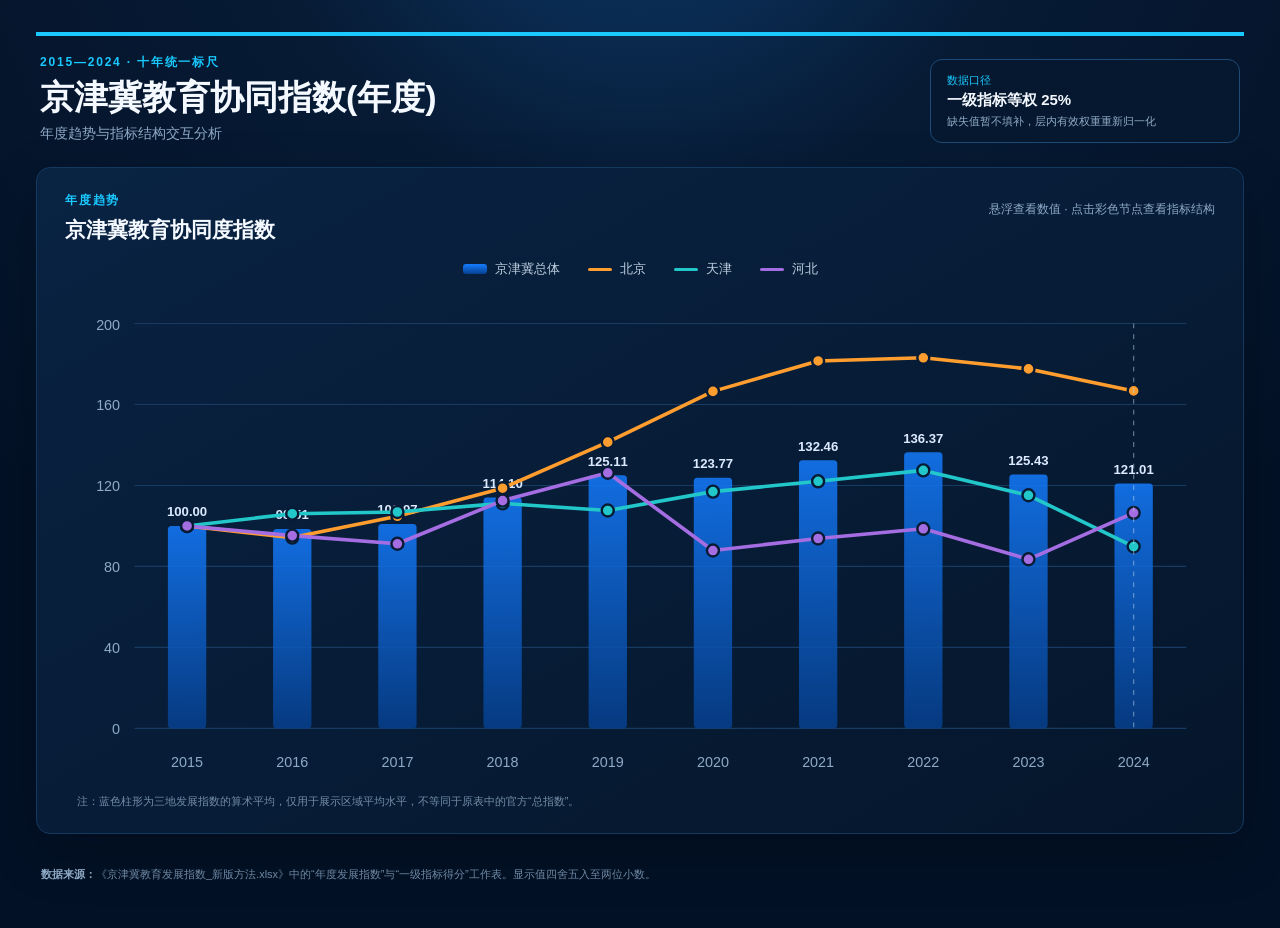
<file: 最终版网页_分板块/框架/assets/collaboration-index-source.html>
<!doctype html>
<html lang="zh-CN">

<head>
  <meta charset="utf-8">
  <meta name="viewport" content="width=device-width,initial-scale=1">
  <title>京津冀教育协同指数(年度)</title>
  <style>
    /* 所有样式均限制在 .jjj-dashboard 内，方便合并到其他网页。 */
    .jjj-dashboard {
      --bg: #031126;
      --panel: #071b35;
      --line: #173b62;
      --text: #f4f8ff;
      --muted: #8faac6;
      --cyan: #19c9ff;
      position: relative;
      isolation: isolate;
      max-width: 1440px;
      margin: auto;
      padding: 32px 36px;
      color: var(--text);
      background: radial-gradient(circle at 50% -20%, #0d3d70 0, #071b35 30%, #031126 72%);
      font-family: "Microsoft YaHei", "PingFang SC", Arial, sans-serif;
      box-sizing: border-box
    }

    .jjj-dashboard * {
      box-sizing: border-box
    }

    .jjj-head {
      display: flex;
      justify-content: space-between;
      align-items: flex-end;
      border-top: 4px solid var(--cyan);
      padding: 18px 4px 24px
    }

    .jjj-eyebrow,
    .jjj-kicker {
      margin: 0 0 7px;
      color: var(--cyan);
      font-size: 12px;
      font-weight: 700;
      letter-spacing: .15em
    }

    .jjj-head h1 {
      margin: 0;
      font-size: 34px;
      line-height: 1.15
    }

    .jjj-subtitle {
      margin: 8px 0 0;
      color: var(--muted);
      font-size: 14px
    }

    .jjj-method {
      width: 310px;
      padding: 13px 16px;
      border: 1px solid #1d4a77;
      border-radius: 12px;
      background: #06182f;
      display: grid;
      gap: 3px
    }

    .jjj-method span {
      color: var(--cyan);
      font-size: 11px
    }

    .jjj-method strong {
      font-size: 15px
    }

    .jjj-method small {
      color: var(--muted);
      font-size: 11px;
      line-height: 1.5
    }

    .jjj-panel {
      background: linear-gradient(150deg, rgba(9, 35, 67, .98), rgba(5, 22, 43, .99));
      border: 1px solid #14395f;
      border-radius: 14px;
      box-shadow: 0 18px 55px rgba(0, 0, 0, .2)
    }

    .jjj-trend-panel {
      padding: 24px 28px 16px
    }

    .jjj-section-head {
      display: flex;
      justify-content: space-between;
      gap: 18px
    }

    .jjj-section-head h2 {
      font-size: 21px;
      margin: 0
    }

    .jjj-hint {
      font-size: 12px;
      color: var(--muted);
      margin: 9px 0
    }

    .jjj-legend {
      display: flex;
      justify-content: center;
      gap: 28px;
      margin: 16px 0 0;
      color: #bfd0e0;
      font-size: 13px
    }

    .jjj-legend span {
      display: flex;
      align-items: center;
      gap: 8px
    }

    .jjj-legend i {
      display: block;
      width: 24px;
      height: 3px;
      border-radius: 3px
    }

    .jjj-legend .jjj-bar-key {
      height: 10px;
      background: linear-gradient(#147cff, #06408f)
    }

    .jjj-chart-wrap {
      position: relative;
      max-width: 1200px;
      margin: auto
    }

    .jjj-trend-svg {
      display: block;
      width: 100%;
      height: auto;
      overflow: visible
    }

    .jjj-grid {
      stroke: #173b62;
      stroke-width: 1
    }

    .jjj-axis,
    .jjj-year {
      fill: #8faac6;
      font-size: 12px
    }

    .jjj-bar-label {
      fill: #dceaff;
      font-size: 11px;
      font-weight: 600
    }

    .jjj-focus {
      stroke: #b8d3ed;
      stroke-width: 1;
      stroke-dasharray: 4 5;
      opacity: .5;
      pointer-events: none
    }

    .jjj-point {
      cursor: pointer;
      outline: none
    }

    .jjj-point:focus {
      stroke: #fff;
      stroke-width: 4
    }

    .jjj-tooltip {
      position: fixed;
      z-index: 1002;
      display: none;
      transform: translate(-50%, -110%);
      min-width: 180px;
      padding: 11px 13px;
      border-radius: 9px;
      border: 1px solid #2a5b89;
      background: rgba(3, 17, 38, .97);
      box-shadow: 0 12px 30px rgba(0, 0, 0, .4);
      pointer-events: none
    }

    .jjj-tooltip.show {
      display: grid;
      gap: 4px
    }

    .jjj-tooltip strong {
      font-size: 14px
    }

    .jjj-tooltip span {
      font-size: 12px;
      color: #c6d7e8
    }

    .jjj-tooltip em {
      font-size: 11px;
      color: var(--cyan);
      font-style: normal
    }

    .jjj-note {
      margin: 0 12px 6px;
      color: #738da7;
      font-size: 11px;
      line-height: 1.6
    }

    .jjj-source {
      color: #6f89a3;
      font-size: 11px;
      line-height: 1.8;
      padding: 20px 5px 0
    }

    .jjj-source strong {
      color: #8faac6
    }

    .jjj-modal {
      position: fixed;
      inset: 0;
      z-index: 1000;
      display: none;
      place-items: center;
      padding: 24px;
      background: rgba(0, 8, 20, .8);
      backdrop-filter: blur(8px)
    }

    .jjj-modal.open {
      display: grid
    }

    .jjj-dialog {
      width: min(1180px, 96vw);
      max-height: 92vh;
      overflow: auto;
      padding: 20px;
      border: 1px solid #24547f;
      border-radius: 18px;
      background: linear-gradient(145deg, #071b35, #041326);
      box-shadow: 0 35px 100px rgba(0, 0, 0, .62);
      animation: jjj-in .2s ease-out
    }

    .jjj-modal-head {
      position: sticky;
      top: -20px;
      z-index: 3;
      display: flex;
      justify-content: space-between;
      align-items: center;
      margin: -20px -20px 18px;
      padding: 18px 20px 14px;
      border-bottom: 1px solid #173b62;
      background: rgba(5, 20, 40, .97)
    }

    .jjj-modal-head p {
      margin: 0 0 4px;
      color: var(--cyan);
      font-size: 10px;
      font-weight: 700;
      letter-spacing: .15em
    }

    .jjj-modal-head h2 {
      margin: 0;
      font-size: 23px
    }

    .jjj-close {
      width: 38px;
      height: 38px;
      border: 1px solid #315b82;
      border-radius: 50%;
      background: #0a2949;
      color: #d9e8f6;
      font-size: 27px;
      line-height: 1;
      cursor: pointer
    }

    .jjj-close:hover,
    .jjj-close:focus {
      border-color: var(--cyan);
      outline: 2px solid rgba(25, 201, 255, .25)
    }

    .jjj-detail-grid {
      display: grid;
      grid-template-columns: minmax(0, 1.13fr) minmax(360px, .87fr);
      gap: 18px
    }

    .jjj-detail,
    .jjj-metrics {
      padding: 24px 26px
    }

    .jjj-selection {
      display: flex;
      justify-content: space-between;
      align-items: center
    }

    .jjj-selection h3 {
      font-size: 24px;
      margin: 0
    }

    .jjj-score {
      border: 2px solid;
      border-radius: 13px;
      padding: 9px 15px;
      text-align: right;
      background: #05162d
    }

    .jjj-score strong {
      font-size: 22px;
      display: block
    }

    .jjj-score span {
      color: var(--muted);
      font-size: 11px
    }

    .jjj-summary {
      display: grid;
      grid-template-columns: .75fr .75fr 1.5fr;
      margin: 20px 0 4px;
      border: 1px solid #173b62;
      border-radius: 10px;
      overflow: hidden
    }

    .jjj-summary div {
      padding: 12px 15px;
      border-right: 1px solid #173b62;
      display: grid;
      gap: 4px
    }

    .jjj-summary div:last-child {
      border: 0
    }

    .jjj-summary span {
      font-size: 10px;
      color: var(--muted)
    }

    .jjj-summary strong {
      font-size: 13px;
      white-space: nowrap;
      overflow: hidden;
      text-overflow: ellipsis
    }

    .jjj-positive {
      color: #39d4b0 !important
    }

    .jjj-negative {
      color: #ff7080 !important
    }

    .jjj-radar {
      display: block;
      width: 100%;
      max-height: 390px;
      margin: auto
    }

    .jjj-radar-grid,
    .jjj-radar-axis {
      fill: none;
      stroke: #20466e;
      stroke-width: 1
    }

    .jjj-radar-label {
      fill: #d7e5f3;
      font-size: 12px;
      font-weight: 600
    }

    .jjj-radar-value {
      fill: var(--cyan);
      font-size: 11px;
      font-weight: 700
    }

    .jjj-metric-title {
      display: flex;
      justify-content: space-between;
      align-items: center
    }

    .jjj-metric-title h3 {
      margin: 0;
      font-size: 21px
    }

    .jjj-scale {
      padding: 5px 9px;
      border-radius: 99px;
      background: #0c3155;
      color: #88cdef;
      font-size: 10px
    }

    .jjj-metric-list {
      display: grid;
      gap: 19px;
      margin-top: 24px
    }

    .jjj-metric-row {
      display: grid;
      gap: 7px
    }

    .jjj-metric-top,
    .jjj-metric-foot {
      display: flex;
      justify-content: space-between;
      gap: 12px
    }

    .jjj-metric-top strong {
      font-size: 13px
    }

    .jjj-metric-top b {
      font-size: 14px
    }

    .jjj-track {
      height: 6px;
      background: #102f50;
      border-radius: 99px;
      overflow: hidden
    }

    .jjj-track i {
      display: block;
      height: 100%;
      border-radius: 99px
    }

    .jjj-metric-foot {
      font-size: 10px;
      color: var(--muted)
    }

    .jjj-compare {
      border-top: 1px solid #173b62;
      margin-top: 24px;
      padding-top: 18px
    }

    .jjj-compare h4 {
      font-size: 12px;
      color: #bcd0e3;
      margin: 0 0 13px
    }

    .jjj-compare-row {
      display: grid;
      grid-template-columns: 55px 1fr 42px;
      align-items: center;
      gap: 9px;
      margin: 9px 0;
      font-size: 11px
    }

    .jjj-compare-row>span {
      display: flex;
      gap: 6px;
      align-items: center
    }

    .jjj-compare-row span i {
      width: 7px;
      height: 7px;
      border-radius: 50%
    }

    .jjj-compare-row>i {
      height: 5px;
      background: #102f50;
      border-radius: 99px;
      overflow: hidden
    }

    .jjj-compare-row>i b {
      display: block;
      height: 100%;
      border-radius: 99px
    }

    .jjj-compare-row>strong {
      text-align: right
    }

    .jjj-modal-note {
      margin: 14px 0 0;
      color: #6f89a3;
      font-size: 10px;
      text-align: center
    }

    @keyframes jjj-in {
      from {
        opacity: 0;
        transform: translateY(14px) scale(.985)
      }

      to {
        opacity: 1;
        transform: none
      }
    }

    @media(max-width:900px) {
      .jjj-dashboard {
        padding: 22px 16px
      }

      .jjj-head {
        align-items: flex-start;
        gap: 18px
      }

      .jjj-method {
        width: 280px
      }

      .jjj-detail-grid {
        grid-template-columns: 1fr
      }

      .jjj-trend-panel {
        padding: 20px 12px 14px
      }

      .jjj-legend {
        gap: 12px;
        flex-wrap: wrap
      }

      .jjj-bar-label {
        display: none
      }

      .jjj-dialog {
        width: min(720px, 96vw)
      }
    }

    @media(max-width:620px) {
      .jjj-head {
        display: grid
      }

      .jjj-method {
        width: 100%
      }

      .jjj-head h1 {
        font-size: 27px
      }

      .jjj-section-head {
        display: grid
      }

      .jjj-hint {
        margin: 0
      }

      .jjj-chart-wrap {
        overflow-x: auto;
        padding-top: 50px
      }

      .jjj-trend-svg {
        min-width: 730px
      }

      .jjj-modal {
        padding: 0
      }

      .jjj-dialog {
        width: 100vw;
        height: 100dvh;
        max-height: none;
        border: 0;
        border-radius: 0;
        padding: 16px
      }

      .jjj-modal-head {
        top: -16px;
        margin: -16px -16px 14px;
        padding: 14px 16px
      }

      .jjj-detail,
      .jjj-metrics {
        padding: 20px 16px
      }

      .jjj-summary {
        grid-template-columns: 1fr 1fr
      }

      .jjj-summary div:last-child {
        grid-column: 1/-1;
        border-top: 1px solid #173b62
      }
    }
  </style>
</head>

<body style="margin:0;background:#031126">
  <section class="jjj-dashboard" id="jjj-education-dashboard">
    <header class="jjj-head">
      <div>
        <p class="jjj-eyebrow">2015—2024 · 十年统一标尺</p>
        <h1>京津冀教育协同指数(年度)</h1>
        <p class="jjj-subtitle">年度趋势与指标结构交互分析</p>
      </div>
      <div class="jjj-method"><span>数据口径</span><strong>一级指标等权 25%</strong><small>缺失值暂不填补，层内有效权重重新归一化</small></div>
    </header>
    <article class="jjj-panel jjj-trend-panel">
      <div class="jjj-section-head">
        <div>
          <p class="jjj-kicker">年度趋势</p>
          <h2>京津冀教育协同度指数</h2>
        </div>
        <p class="jjj-hint">悬浮查看数值 · 点击彩色节点查看指标结构</p>
      </div>
      <div class="jjj-legend"><span><i class="jjj-bar-key"></i>京津冀总体</span><span><i
            style="background:#ff9d2e"></i>北京</span><span><i style="background:#22c7c9"></i>天津</span><span><i
            style="background:#a56de2"></i>河北</span></div>
      <div class="jjj-chart-wrap"><svg class="jjj-trend-svg" viewBox="0 0 960 430" aria-label="京津冀教育发展指数趋势图"></svg>
      </div>
      <p class="jjj-note">注：蓝色柱形为三地发展指数的算术平均，仅用于展示区域平均水平，不等同于原表中的官方“总指数”。</p>
    </article>
    <p class="jjj-source"><strong>数据来源：</strong>《京津冀教育发展指数_新版方法.xlsx》中的“年度发展指数”与“一级指标得分”工作表。显示值四舍五入至两位小数。</p>
    <div class="jjj-tooltip" aria-hidden="true"></div>
    <div class="jjj-modal" aria-hidden="true">
      <section class="jjj-dialog" role="dialog" aria-modal="true" aria-labelledby="jjj-dialog-title">
        <header class="jjj-modal-head">
          <div>
            <p>指标结构详情</p>
            <h2 id="jjj-dialog-title"></h2>
          </div><button class="jjj-close" type="button" aria-label="关闭指标详情弹窗">×</button>
        </header>
        <div class="jjj-detail-grid">
          <article class="jjj-panel jjj-detail"></article>
          <article class="jjj-panel jjj-metrics"></article>
        </div>
        <p class="jjj-modal-note">点击弹窗外区域、右上角关闭按钮或按 Esc 键均可返回趋势图。</p>
      </section>
    </div>
  </section>

  <script>
    (() => {
      /* ================================================================
         数据区：当前数据由 Excel 核对后写入这里，并非浏览器实时连接 Excel。
         新增年份时，同时向 years、annual 三个数组和 levelScores 三个二维数组
         各追加一项；每个 levelScores 年度数组依次对应下面四个 indicators。
         ================================================================ */
      const DATA = {
        years: [2015, 2016, 2017, 2018, 2019, 2020, 2021, 2022, 2023, 2024],
        regions: ["北京", "天津", "河北"],
        indicators: ["教育普及与规模", "教育资源投入", "高校创新与服务能力", "在地国际化水平"],
        colors: {北京: "#ff9d2e", 天津: "#22c7c9", 河北: "#a56de2"},
        annual: {
          北京: [45.415840, 42.804894, 47.597708, 53.891496, 64.220662, 75.607824, 82.432644, 83.136668, 80.653078, 75.714126],
          天津: [42.125502, 44.673173, 45.031226, 46.819695, 45.342263, 49.272727, 51.417849, 53.691838, 48.508308, 37.843542],
          河北: [23.838674, 22.705261, 21.742511, 26.819204, 30.101809, 20.945727, 22.361960, 23.505441, 19.915840, 25.387271]
        },
        levelScores: {
          北京: [[65.638767, 14.842044, 53.356464, 47.826087], [44.052863, 15.310587, 55.334387, 56.521739], [53.964758, 16.965639, 56.851740, 62.608696], [68.281938, 16.395882, 63.062076, 67.826087], [91.850220, 19.307147, 71.812238, 73.913043], [84.581498, 58.602054, 79.247745, 80], [100, 58.906223, 85.606963, 85.217391], [90.308370, 60.822402, 92.720248, 88.695652], [75.330396, 59.955395, 93.413477, 93.913043], [44.052863, 59.187306, 99.616335, 100]],
          天津: [[77.533040, 54.439578, 29.572869, 6.956522], [80.176211, 55.407762, 30.065239, 13.043478], [81.497797, 60.474700, 22.500232, 15.652174], [83.259912, 62.314459, 24.313104, 17.391304], [82.378855, 56.636662, 22.353533, 20], [85.903084, 63.159109, 26.289585, 21.739130], [87.224670, 64.517331, 31.320701, 22.608696], [87.444934, 74.743960, 28.230633, 24.347826], [66.299559, 73.451614, 28.195104, 26.086957], [61.674009, 32.039687, 28.964819, 28.695652]],
          河北: [[18.722467, 76.632231, 0, 0], [6.607930, 79.291860, .573429, 4.347826], [11.453744, 65.929286, 2.630493, 6.956522], [16.519824, 76.350514, 5.710827, 8.695652], [18.942731, 83.609249, 6.550908, 11.304348], [14.757709, 42.479547, 12.632607, 13.913043], [17.180617, 38.965291, 17.649760, 15.652174], [14.096916, 43.243190, 19.290354, 17.391304], [0, 40.829864, 19.703062, 19.130435], [10.352423, 48.031909, 21.425624, 21.739130]]
        }
      };

      DATA.regions.forEach(region => {
        const base = DATA.annual[region][0];
        DATA.annual[region] = DATA.annual[region].map(value => value / base * 100);
      });
      const root = document.getElementById("jjj-education-dashboard"), svg = root.querySelector(".jjj-trend-svg"), tip = root.querySelector(".jjj-tooltip"), modal = root.querySelector(".jjj-modal"), dialog = root.querySelector(".jjj-dialog"), closeBtn = root.querySelector(".jjj-close");
      const f = n => Number(n).toFixed(2), change = n => (n > 0 ? "+" : "") + f(n), NS = "http://www.w3.org/2000/svg";
      const W = 960, H = 430, L = 58, R = 24, T = 38, B = 54, pw = W - L - R, ph = H - T - B, n = DATA.years.length, chartMax = Math.max(120, Math.ceil(Math.max(...Object.values(DATA.annual).flat()) / 20) * 20), tickStep = chartMax / 5, x = i => L + (i + .5) * pw / n, y = v => T + ph - v / chartMax * ph;
      const avg = DATA.years.map((_, i) => DATA.regions.reduce((s, r) => s + DATA.annual[r][i], 0) / 3);
      const S = (tag, attrs = {}, text = "") => {const el = document.createElementNS(NS, tag); Object.entries(attrs).forEach(([k, v]) => el.setAttribute(k, v)); if (text !== "") el.textContent = text; return el};
      const defs = S("defs"), grad = S("linearGradient", {id: "jjjBarGradient", x1: 0, y1: 0, x2: 0, y2: 1}); grad.append(S("stop", {offset: 0, "stop-color": "#147cff"}), S("stop", {offset: 1, "stop-color": "#06408f"})); defs.append(grad); svg.append(defs);
      Array.from({length: 6}, (_, i) => i * tickStep).forEach(v => {svg.append(S("line", {x1: L, x2: W - R, y1: y(v), y2: y(v), class: "jjj-grid"}), S("text", {x: L - 12, y: y(v) + 5, "text-anchor": "end", class: "jjj-axis"}, Math.round(v)))});
      avg.forEach((v, i) => {svg.append(S("rect", {x: x(i) - 16, y: y(v), width: 32, height: y(0) - y(v), rx: 3, fill: "url(#jjjBarGradient)", opacity: .84}), S("text", {x: x(i), y: y(v) - 8, "text-anchor": "middle", class: "jjj-bar-label"}, f(v)), S("text", {x: x(i), y: H - 22, "text-anchor": "middle", class: "jjj-year"}, DATA.years[i]))});
      DATA.regions.forEach(region => {const d = DATA.annual[region].map((v, i) => (i ? "L" : "M") + x(i) + "," + y(v)).join(" "); svg.append(S("path", {d, fill: "none", stroke: DATA.colors[region], "stroke-width": 3, "stroke-linejoin": "round"})); DATA.annual[region].forEach((v, i) => {const c = S("circle", {cx: x(i), cy: y(v), r: 5, fill: DATA.colors[region], stroke: "#071b35", "stroke-width": 2, class: "jjj-point", tabindex: 0, role: "button", "data-region": region, "data-index": i, "aria-label": `${DATA.years[i]}年${region}发展指数${f(v)}，点击查看指标详情`}); svg.append(c)})});
      const focus = S("line", {x1: x(n - 1), x2: x(n - 1), y1: T, y2: y(0), class: "jjj-focus"}); svg.append(focus);

      const rank = (region, i) => DATA.regions.slice().sort((a, b) => DATA.annual[b][i] - DATA.annual[a][i]).indexOf(region) + 1;
      function showTip(e) {const c = e.currentTarget, region = c.dataset.region, i = +c.dataset.index, v = DATA.annual[region][i]; tip.innerHTML = `<strong>${DATA.years[i]} · ${region}</strong><span>发展指数　${f(v)}</span><span>年度排名　第 ${rank(region, i)} 名</span><em>点击查看四项指标</em>`; tip.style.left = e.clientX + "px"; tip.style.top = e.clientY + "px"; tip.classList.add("show"); focus.setAttribute("x1", x(i)); focus.setAttribute("x2", x(i))}
      function hideTip() {tip.classList.remove("show")}
      svg.querySelectorAll(".jjj-point").forEach(c => {c.addEventListener("pointerenter", showTip); c.addEventListener("pointermove", showTip); c.addEventListener("pointerleave", hideTip); c.addEventListener("focus", showTip); c.addEventListener("blur", hideTip); c.addEventListener("click", () => openModal(c.dataset.region, +c.dataset.index)); c.addEventListener("keydown", e => {if (e.key === "Enter" || e.key === " ") {e.preventDefault(); openModal(c.dataset.region, +c.dataset.index)} })});

      function radar(region, i) {const scores = DATA.levelScores[region][i], cx = 230, cy = 190, r = 120, pt = (axis, value) => {const a = -Math.PI / 2 + axis * Math.PI / 2, rr = r * value / 100; return [cx + Math.cos(a) * rr, cy + Math.sin(a) * rr]}, poly = value => DATA.indicators.map((_, j) => pt(j, value).join(",")).join(" "), labels = DATA.indicators.map((_, j) => pt(j, 125)); let h = `<svg viewBox="0 0 460 385" class="jjj-radar" aria-label="${region}${DATA.years[i]}年四项一级指标雷达图">`;[20, 40, 60, 80, 100].forEach(v => h += `<polygon points="${poly(v)}" class="jjj-radar-grid"/>`); DATA.indicators.forEach((_, j) => {const p = pt(j, 100); h += `<line x1="${cx}" y1="${cy}" x2="${p[0]}" y2="${p[1]}" class="jjj-radar-axis"/>`}); h += `<polygon points="${scores.map((v, j) => pt(j, v).join(",")).join(" ")}" fill="${DATA.colors[region]}" fill-opacity=".23" stroke="${DATA.colors[region]}" stroke-width="3"/>`; scores.forEach((v, j) => {const p = pt(j, v); h += `<circle cx="${p[0]}" cy="${p[1]}" r="5" fill="${DATA.colors[region]}" stroke="#fff" stroke-width="2"/>`}); labels.forEach((p, j) => {const anchor = j === 1 ? "start" : j === 3 ? "end" : "middle", dy = j === 0 ? -8 : j === 2 ? 17 : 0; h += `<text x="${p[0]}" y="${p[1] + dy}" text-anchor="${anchor}" class="jjj-radar-label">${DATA.indicators[j]}</text><text x="${p[0]}" y="${p[1] + dy + 18}" text-anchor="${anchor}" class="jjj-radar-value">${f(scores[j])}</text>`}); return h + "</svg>"}
      function openModal(region, i) {hideTip(); const scores = DATA.levelScores[region][i], prev = i ? DATA.levelScores[region][i - 1] : null, overall = i ? DATA.annual[region][i] - DATA.annual[region][i - 1] : null, best = DATA.indicators[scores.indexOf(Math.max(...scores))]; root.querySelector("#jjj-dialog-title").textContent = `${region} · ${DATA.years[i]} 年`; root.querySelector(".jjj-detail").innerHTML = `<div class="jjj-selection"><div><p class="jjj-kicker">点击点位详情</p><h3>${region} · ${DATA.years[i]}</h3></div><div class="jjj-score" style="border-color:${DATA.colors[region]}"><strong>${f(DATA.annual[region][i])}</strong><span>发展指数</span></div></div><div class="jjj-summary"><div><span>年度排名</span><strong>第 ${rank(region, i)} 名</strong></div><div><span>较上年</span><strong class="${overall !== null && overall < 0 ? "jjj-negative" : "jjj-positive"}">${overall === null ? "—" : change(overall)}</strong></div><div><span>最高维度</span><strong>${best}</strong></div></div>${radar(region, i)}`; let metrics = `<div class="jjj-metric-title"><div><p class="jjj-kicker">真实明细</p><h3>四项一级指标</h3></div><span class="jjj-scale">0—100 分</span></div><div class="jjj-metric-list">`; DATA.indicators.forEach((name, j) => {const diff = prev ? scores[j] - prev[j] : null; metrics += `<div class="jjj-metric-row"><div class="jjj-metric-top"><strong>${name}</strong><b>${f(scores[j])}</b></div><div class="jjj-track"><i style="width:${scores[j]}%;background:${DATA.colors[region]}"></i></div><div class="jjj-metric-foot"><span>${prev ? "上年 " + f(prev[j]) : "首年，无上年值"}</span><span class="${diff !== null && diff < 0 ? "jjj-negative" : "jjj-positive"}">${diff === null ? "—" : "同比 " + change(diff)}</span></div></div>`}); metrics += `</div><div class="jjj-compare"><h4>${DATA.years[i]} 年三地横向比较</h4>`; DATA.regions.forEach(r => metrics += `<div class="jjj-compare-row"><span><i style="background:${DATA.colors[r]}"></i>${r}</span><i><b style="width:${DATA.annual[r][i]}%;background:${DATA.colors[r]}"></b></i><strong>${f(DATA.annual[r][i])}</strong></div>`); root.querySelector(".jjj-metrics").innerHTML = metrics + "</div>"; modal.classList.add("open"); modal.setAttribute("aria-hidden", "false"); document.body.dataset.jjjPreviousOverflow = document.body.style.overflow; document.body.style.overflow = "hidden"; closeBtn.focus()}
      function closeModal() {modal.classList.remove("open"); modal.setAttribute("aria-hidden", "true"); document.body.style.overflow = document.body.dataset.jjjPreviousOverflow || ""}
      closeBtn.addEventListener("click", closeModal); modal.addEventListener("mousedown", e => {if (e.target === modal) closeModal()}); dialog.addEventListener("mousedown", e => e.stopPropagation()); document.addEventListener("keydown", e => {if (e.key === "Escape" && modal.classList.contains("open")) closeModal()});
      window.JJJ_EDUCATION_INDEX = {data: DATA, open: (region, year) => openModal(region, DATA.years.indexOf(year))};
    })();
  </script>
</body>

</html>
</file>
<file: web7.8/network/collaboration-network.css>
.module-preview{min-height:100vh;margin:0;display:flex;align-items:center;justify-content:center;padding:24px;background:#031426;font-family:"Microsoft YaHei","PingFang SC","Noto Sans CJK SC",Arial,sans-serif}.module-preview__frame{width:620px;height:700px;max-width:100%;max-height:calc(100vh - 48px)}.module-root,.collab-network{width:100%;height:100%;min-width:0;min-height:0}.collab-network{--line:rgba(0,137,255,.65);--text:#f2f7ff;--muted:#b8c7d9;--blue:#12c8ff;position:relative;display:flex;flex-direction:column;overflow:hidden;background:rgba(3,27,50,.94);border:1px solid var(--line);border-radius:8px;color:var(--text);box-sizing:border-box}.collab-network *{box-sizing:border-box}.collab-network__header{height:51px;flex:none;display:flex;align-items:center;gap:9px;padding:0 13px;border-bottom:1px solid rgba(0,137,255,.38)}.collab-network__title{margin:0;font-size:21px;letter-spacing:1px}.collab-network__actions{margin-left:auto;display:flex;gap:7px}.collab-network__select,.collab-network__search,.collab-network__button{height:30px;border:1px solid rgba(0,145,255,.52);border-radius:5px;background:#071a35;color:var(--text);font:13px inherit}.collab-network__select{padding:0 8px}.collab-network__search{width:132px;padding:0 8px}.collab-network__button{padding:0 9px;cursor:pointer}.collab-network__filters{position:absolute;z-index:3;right:12px;top:46px;width:min(300px,calc(100% - 24px));display:none;padding:11px;background:#061a33;border:1px solid var(--line);border-radius:7px}.collab-network__filters.is-open{display:grid;grid-template-columns:1fr 1fr;gap:8px}.collab-network__filter-label{display:grid;gap:3px;color:var(--muted);font-size:12px}.collab-network__filters select,.collab-network__filters input{min-width:0;height:29px;border:1px solid rgba(0,145,255,.42);border-radius:4px;padding:0 6px;background:#08203e;color:var(--text)}.collab-network__range-line{display:flex;gap:7px;align-items:center}.collab-network__range-line input{flex:1}.collab-network__body{min-height:0;flex:1;position:relative}.collab-network__canvas,.collab-network__ego-pane{background:radial-gradient(circle at 50% 45%,#0a2342,#06162b 65%,#031426)}.collab-network__canvas,.collab-network__ego-canvas{display:block;width:100%;height:100%;cursor:grab}.collab-network__metrics,.collab-network__legend,.collab-network__empty{display:none!important}.collab-network__tooltip{position:fixed;z-index:1001;display:none;max-width:300px;padding:7px 9px;background:rgba(3,18,36,.96);border:1px solid rgba(0,145,255,.7);border-radius:5px;color:#f2f7ff;font-size:12px;pointer-events:none}.collab-network__detail-overlay{position:fixed;inset:0;z-index:1000;display:none;padding:clamp(12px,2vw,28px);background:rgba(1,12,27,.9);backdrop-filter:blur(4px)}.collab-network__detail-overlay.is-open{display:block}.collab-network__detail{width:100%;height:100%;display:flex;flex-direction:column;overflow:hidden;background:#041a30;border:1px solid var(--line);border-radius:9px}.collab-network__detail-header{height:58px;flex:none;display:flex;align-items:center;padding:0 18px;border-bottom:1px solid rgba(0,137,255,.4)}.collab-network__detail-title{margin:0;font-size:21px}.collab-network__detail-meta{margin:3px 0 0;color:var(--muted);font-size:13px}.collab-network__detail-close{margin-left:auto;width:35px;height:35px;border:1px solid rgba(0,145,255,.55);border-radius:6px;background:#08213f;color:var(--text);font-size:25px;cursor:pointer}.collab-network__detail-body{min-height:0;flex:1;display:grid;grid-template-columns:minmax(0,1.35fr) minmax(300px,1fr)}.collab-network__ego-pane{min-height:0;border-right:1px solid rgba(0,137,255,.35)}.collab-network__detail-side{min-height:0;display:grid;grid-template-rows:minmax(150px,.85fr) minmax(0,1.15fr);background:#061a32}.collab-network__detail-section{min-height:0;padding:15px 16px;overflow:auto}.collab-network__detail-section+.collab-network__detail-section{border-top:1px solid rgba(0,137,255,.35)}.collab-network__section-title{margin:0 0 9px;font-size:16px}.collab-network__partner{width:100%;display:flex;gap:9px;padding:8px 1px;border:0;border-bottom:1px solid rgba(110,156,197,.19);background:transparent;color:var(--text);font:14px inherit;text-align:left;cursor:pointer}.collab-network__partner:hover,.collab-network__partner.is-selected{color:var(--blue)}.collab-network__partner-name{min-width:0;overflow:hidden;text-overflow:ellipsis;white-space:nowrap}.collab-network__partner-count{margin-left:auto;color:#93dff5}.collab-network__events-note{display:flex;justify-content:space-between;color:var(--muted);font-size:12px}.collab-network__restore{border:0;background:none;color:var(--blue);cursor:pointer}.collab-network__event{padding:10px 0;border-top:1px solid rgba(110,156,197,.19)}.collab-network__event-title{color:var(--text);font-weight:600;text-decoration:none}.collab-network__event-info,.collab-network__event-subjects,.collab-network__no-data{color:var(--muted);font-size:12px}@media(max-width:640px){.collab-network__title{font-size:17px}.collab-network__search{display:none}.collab-network__detail-overlay{padding:7px}.collab-network__detail-body{display:flex;flex-direction:column}.collab-network__ego-pane{height:42%;min-height:220px;border-right:0;border-bottom:1px solid rgba(0,137,255,.35)}.collab-network__detail-side{flex:1;min-height:0}}
</file>
<file: web7.8/network/collaboration-network-theme.css>
/* Detail overlay contrast guard: no browser-default dark text on the deep-blue surface. */
.collab-network__detail,.collab-network__detail *{color:#dcecff}.collab-network__detail-title{color:#f2f8ff}.collab-network__detail-meta,.collab-network__event-info,.collab-network__event-subjects,.collab-network__no-data{color:#8aa9c5}.collab-network__partner-count{color:#65d8ff}.collab-network__event,.collab-network__partner{border-color:rgba(80,180,255,.16)}.collab-network__event-title{color:#f2f8ff}.collab-network__detail-close{color:#f2f8ff}.collab-network__detail-close:hover{color:#65d8ff}
</file>
<file: 最终版网页_分板块/network/collaboration-network.css>
.module-preview{min-height:100vh;margin:0;display:flex;align-items:center;justify-content:center;padding:24px;background:#031426;font-family:"Microsoft YaHei","PingFang SC","Noto Sans CJK SC",Arial,sans-serif}.module-preview__frame{width:620px;height:700px;max-width:100%;max-height:calc(100vh - 48px)}.module-root,.collab-network{width:100%;height:100%;min-width:0;min-height:0}.collab-network{--line:rgba(0,137,255,.65);--text:#f2f7ff;--muted:#b8c7d9;--blue:#12c8ff;position:relative;display:flex;flex-direction:column;overflow:hidden;background:rgba(3,27,50,.94);border:1px solid var(--line);border-radius:8px;color:var(--text);box-sizing:border-box}.collab-network *{box-sizing:border-box}.collab-network__header{height:51px;flex:none;display:flex;align-items:center;gap:9px;padding:0 13px;border-bottom:1px solid rgba(0,137,255,.38)}.collab-network__title{margin:0;font-size:21px;letter-spacing:1px}.collab-network__actions{margin-left:auto;display:flex;gap:7px}.collab-network__select,.collab-network__search,.collab-network__button,.collab-network__search-btn{height:30px;border:1px solid rgba(0,145,255,.52);border-radius:5px;background:#071a35;color:var(--text);font:13px inherit}.collab-network__select{padding:0 8px}.collab-network__search{width:148px;padding:0 8px}.collab-network__search:focus{border-color:#12c8ff;outline:none;box-shadow:0 0 0 1px rgba(18,200,255,.3)}.collab-network__search-btn{padding:0 7px;cursor:pointer;font-size:14px;line-height:1}.collab-network__button{padding:0 9px;cursor:pointer}.collab-network__search-hint{color:#8aa9c5;font-size:12px!important;white-space:nowrap}.collab-network__metrics{display:none!important}.collab-network__filters{position:absolute;z-index:3;right:12px;top:46px;width:min(300px,calc(100% - 24px));display:none;padding:11px;background:#061a33;border:1px solid var(--line);border-radius:7px}.collab-network__filters.is-open{display:grid;grid-template-columns:1fr 1fr;gap:8px}.collab-network__filter-label{display:grid;gap:3px;color:var(--muted);font-size:12px}.collab-network__filters select,.collab-network__filters input{min-width:0;height:29px;border:1px solid rgba(0,145,255,.42);border-radius:4px;padding:0 6px;background:#08203e;color:var(--text)}.collab-network__range-line{display:flex;gap:7px;align-items:center}.collab-network__range-line input{flex:1}.collab-network__body{min-height:0;flex:1;position:relative}.collab-network__canvas,.collab-network__ego-pane{background:radial-gradient(circle at 50% 45%,#0a2342,#06162b 65%,#031426)}.collab-network__canvas,.collab-network__ego-canvas{display:block;width:100%;height:100%;cursor:grab}.collab-network__empty:not([hidden]){display:flex;align-items:center;justify-content:center;position:absolute;inset:0;color:#8aa9c5;font-size:15px;pointer-events:none;z-index:2}.collab-network__empty[hidden]{display:none!important}.collab-network__legend{display:none!important}.collab-network__tooltip{position:fixed;z-index:1001;display:none;max-width:300px;padding:7px 9px;background:rgba(3,18,36,.96);border:1px solid rgba(0,145,255,.7);border-radius:5px;color:#f2f7ff;font-size:12px;pointer-events:none}.collab-network__detail-overlay{position:fixed;inset:0;z-index:1000;display:none;padding:clamp(12px,2vw,28px);background:rgba(1,12,27,.9);backdrop-filter:blur(4px)}.collab-network__detail-overlay.is-open{display:block}.collab-network__detail{width:100%;height:100%;display:flex;flex-direction:column;overflow:hidden;background:#041a30;border:1px solid var(--line);border-radius:9px}.collab-network__detail-header{height:58px;flex:none;display:flex;align-items:center;padding:0 18px;border-bottom:1px solid rgba(0,137,255,.4)}.collab-network__detail-title{margin:0;font-size:21px}.collab-network__detail-meta{margin:3px 0 0;color:var(--muted);font-size:13px}.collab-network__detail-close{margin-left:auto;width:35px;height:35px;border:1px solid rgba(0,145,255,.55);border-radius:6px;background:#08213f;color:var(--text);font-size:25px;cursor:pointer}.collab-network__detail-body{min-height:0;flex:1;display:grid;grid-template-columns:minmax(0,1.35fr) minmax(300px,1fr)}.collab-network__ego-pane{min-height:0;border-right:1px solid rgba(0,137,255,.35)}.collab-network__detail-side{min-height:0;display:grid;grid-template-rows:minmax(150px,.85fr) minmax(0,1.15fr);background:#061a32}.collab-network__detail-section{min-height:0;padding:15px 16px;overflow:auto}.collab-network__detail-section+.collab-network__detail-section{border-top:1px solid rgba(0,137,255,.35)}.collab-network__section-title{margin:0 0 9px;font-size:16px}.collab-network__partner{width:100%;display:flex;gap:9px;padding:8px 1px;border:0;border-bottom:1px solid rgba(110,156,197,.19);background:transparent;color:var(--text);font:14px inherit;text-align:left;cursor:pointer}.collab-network__partner:hover,.collab-network__partner.is-selected{color:var(--blue)}.collab-network__partner-name{min-width:0;overflow:hidden;text-overflow:ellipsis;white-space:nowrap}.collab-network__partner-count{margin-left:auto;color:#93dff5}.collab-network__events-note{display:flex;justify-content:space-between;color:var(--muted);font-size:12px}.collab-network__restore{border:0;background:none;color:var(--blue);cursor:pointer}.collab-network__event{padding:10px 0;border-top:1px solid rgba(110,156,197,.19)}.collab-network__event-title{color:var(--text);font-weight:600;text-decoration:none}.collab-network__event-info,.collab-network__event-subjects,.collab-network__no-data{color:var(--muted);font-size:12px}@media(max-width:640px){.collab-network__title{font-size:17px}.collab-network__search{width:90px}.collab-network__search-btn{padding:0 5px}.collab-network__detail-overlay{padding:7px}.collab-network__detail-body{display:flex;flex-direction:column}.collab-network__ego-pane{height:42%;min-height:220px;border-right:0;border-bottom:1px solid rgba(0,137,255,.35)}.collab-network__detail-side{flex:1;min-height:0}}
</file>
<file: 最终版网页_分板块/network/collaboration-network-theme.css>
/* Detail overlay contrast guard: no browser-default dark text on the deep-blue surface. */
.collab-network__detail,.collab-network__detail *{color:#dcecff}.collab-network__detail-title{color:#f2f8ff}.collab-network__detail-meta,.collab-network__event-info,.collab-network__event-subjects,.collab-network__no-data{color:#8aa9c5}.collab-network__partner-count{color:#65d8ff}.collab-network__event,.collab-network__partner{border-color:rgba(80,180,255,.16)}.collab-network__event-title{color:#f2f8ff}.collab-network__detail-close{color:#f2f8ff}.collab-network__detail-close:hover{color:#65d8ff}
</file>
<file: 最终版网页_分板块/框架/css/variables.css>
:root { --bg-page:#031426; --panel-bg:rgba(3,27,50,.94); --panel-bg-deep:#041a30; --panel-border:rgba(0,137,255,.65); --blue-main:#0867e8; --blue-bright:#00a8ff; --cyan-main:#12c8ff; --orange-main:#ff8a1f; --green-main:#6fa94f; --purple-main:#7b6de6; --text-primary:#f2f7ff; --text-secondary:#b8c7d9; --text-muted:#7e94ab; --grid-line:rgba(80,130,170,.18); --danger:#ff5d5d; --radius-panel:8px; --gap-main:10px; --color-beijing:#ff8a1f; --color-tianjin:#15b9e8; --color-hebei:#6fa94f; --color-jjj-total:#095fd6; --color-resource-share:#1368e8; --color-talent:#16b8e8; --color-school:#68a84f; --color-industry:#ed8615; --color-governance:#7468df; }
</file>
<file: 最终版网页_分板块/框架/css/layout.css>
.dashboard-shell { min-width:1200px; min-height:100vh; padding:14px 20px 22px; background:radial-gradient(circle at 50% 0%,rgba(0,95,190,.12),transparent 38%),linear-gradient(180deg,#031426 0%,#04182b 100%); }.dashboard-header { position:relative; display:flex; align-items:center; justify-content:center; height:76px; border-bottom:1px solid var(--grid-line); }.dashboard-header::after { position:absolute; bottom:-1px; left:50%; width:min(420px,35%); height:2px; content:""; transform:translateX(-50%); background:linear-gradient(90deg,transparent,var(--cyan-main),transparent); }.dashboard-header__title-wrap { text-align:center; }.dashboard-header__eyebrow { margin-bottom:4px; color:var(--cyan-main); font-size:11px; font-weight:700; letter-spacing:.15em; }.dashboard-header h1 { font-size:clamp(30px,1.85vw,36px); font-weight:650; letter-spacing:.12em; }.dashboard-header__updated { position:absolute; right:0; color:var(--text-secondary); font-size:13px; }.dashboard-grid { display:grid; grid-template-columns:repeat(3,minmax(0,1fr)); grid-template-rows:450px 350px 300px; gap:var(--gap-main); width:100%; min-width:1160px; margin-top:14px; }.panel-activity-index{grid-column:1;grid-row:1}.panel-education-index{grid-column:2;grid-row:1}.panel-coordination-index{grid-column:3;grid-row:1}.panel-activity-share{grid-column:1;grid-row:2}.panel-important-events{grid-column:1;grid-row:3}.panel-cooperation-network{grid-column:2;grid-row:2 / 4}.panel-stage-share{grid-column:3;grid-row:2}.panel-resource-overview{grid-column:3;grid-row:3}
</file>
<file: 最终版网页_分板块/框架/css/panels.css>
.dashboard-panel { position:relative; width:100%; height:100%; min-width:0; min-height:0; overflow:hidden; background:var(--panel-bg); border:1px solid var(--panel-border); border-radius:var(--radius-panel); box-shadow:inset 0 0 18px rgba(0,102,204,.08),0 0 10px rgba(0,90,180,.05); }.dashboard-panel::before { position:absolute; top:0; left:18px; width:72px; height:2px; content:""; background:linear-gradient(90deg,var(--cyan-main),transparent); }.panel-header { position:relative; display:flex; align-items:center; justify-content:center; height:52px; padding:0 16px; border-bottom:1px solid var(--grid-line); }.panel-title { overflow:hidden; color:var(--text-primary); font-size:21px; font-weight:600; letter-spacing:.05em; text-overflow:ellipsis; white-space:nowrap; }.panel-actions { position:absolute; right:14px; display:flex; align-items:center; gap:8px; }.panel-body { position:relative; height:calc(100% - 52px); min-height:0; }.chart-container { width:100%; height:100%; min-height:0; }.panel-placeholder { display:grid; width:100%; height:100%; place-content:center; gap:8px; color:var(--text-secondary); font-size:16px; text-align:center; background-image:linear-gradient(var(--grid-line) 1px,transparent 1px),linear-gradient(90deg,var(--grid-line) 1px,transparent 1px); background-size:28px 28px; }.panel-placeholder small { color:var(--text-muted); font-size:12px; }.panel-placeholder--network { background-size:34px 34px; }.events__list { overflow-y:auto; }
</file>
<file: 最终版网页_分板块/框架/css/responsive.css>
@media (min-width:1200px) and (max-width:1365px) { .dashboard-shell{padding-right:14px;padding-left:14px}.dashboard-grid{grid-template-rows:420px 330px 280px}.panel-title{font-size:19px}.dashboard-header h1{font-size:30px} } @media (min-width:1366px) and (max-width:1599px) { .dashboard-grid{grid-template-rows:430px 340px 290px}.panel-title{font-size:20px} }
</file>
<file: 最终版网页_分板块/框架/modules/stage-share/stage-share.css>
.stage-share__year-select {
  min-width: 86px;
  height: 28px;
  padding: 0 25px 0 9px;
  color: var(--text-primary);
  font: inherit;
  font-size: 13px;
  line-height: 26px;
  cursor: pointer;
  background: rgba(4, 35, 66, .9);
  border: 1px solid rgba(18, 200, 255, .52);
  border-radius: 4px;
  outline: none;
}

.stage-share__year-select:hover,
.stage-share__year-select:focus { border-color: var(--cyan-main); box-shadow: 0 0 0 2px rgba(18, 200, 255, .12); }
.stage-share__year-select option { color: var(--text-primary); background: #061b32; }
</file>
<file: dashboard/assets/network/collaboration-network.css>
.module-preview{min-height:100vh;margin:0;display:flex;align-items:center;justify-content:center;padding:24px;background:#031426;font-family:"Microsoft YaHei","PingFang SC","Noto Sans CJK SC",Arial,sans-serif}.module-preview__frame{width:620px;height:700px;max-width:100%;max-height:calc(100vh - 48px)}.module-root,.collab-network{width:100%;height:100%;min-width:0;min-height:0}.collab-network{--line:rgba(0,137,255,.65);--text:#f2f7ff;--muted:#b8c7d9;--blue:#12c8ff;position:relative;display:flex;flex-direction:column;overflow:hidden;background:rgba(3,27,50,.94);border:1px solid var(--line);border-radius:8px;color:var(--text);box-sizing:border-box}.collab-network *{box-sizing:border-box}.collab-network__header{height:51px;flex:none;display:flex;align-items:center;gap:9px;padding:0 13px;border-bottom:1px solid rgba(0,137,255,.38)}.collab-network__title{margin:0;font-size:21px;letter-spacing:1px}.collab-network__actions{margin-left:auto;display:flex;gap:7px}.collab-network__select,.collab-network__search,.collab-network__button{height:30px;border:1px solid rgba(0,145,255,.52);border-radius:5px;background:#071a35;color:var(--text);font:13px inherit}.collab-network__select{padding:0 8px}.collab-network__search{width:132px;padding:0 8px}.collab-network__button{padding:0 9px;cursor:pointer}.collab-network__filters{position:absolute;z-index:3;right:12px;top:46px;width:min(300px,calc(100% - 24px));display:none;padding:11px;background:#061a33;border:1px solid var(--line);border-radius:7px}.collab-network__filters.is-open{display:grid;grid-template-columns:1fr 1fr;gap:8px}.collab-network__filter-label{display:grid;gap:3px;color:var(--muted);font-size:12px}.collab-network__filters select,.collab-network__filters input{min-width:0;height:29px;border:1px solid rgba(0,145,255,.42);border-radius:4px;padding:0 6px;background:#08203e;color:var(--text)}.collab-network__range-line{display:flex;gap:7px;align-items:center}.collab-network__range-line input{flex:1}.collab-network__body{min-height:0;flex:1;position:relative}.collab-network__canvas,.collab-network__ego-pane{background:radial-gradient(circle at 50% 45%,#0a2342,#06162b 65%,#031426)}.collab-network__canvas,.collab-network__ego-canvas{display:block;width:100%;height:100%;cursor:grab}.collab-network__metrics,.collab-network__legend,.collab-network__empty{display:none!important}.collab-network__tooltip{position:fixed;z-index:1001;display:none;max-width:300px;padding:7px 9px;background:rgba(3,18,36,.96);border:1px solid rgba(0,145,255,.7);border-radius:5px;color:#f2f7ff;font-size:12px;pointer-events:none}.collab-network__detail-overlay{position:fixed;inset:0;z-index:1000;display:none;padding:clamp(12px,2vw,28px);background:rgba(1,12,27,.9);backdrop-filter:blur(4px)}.collab-network__detail-overlay.is-open{display:block}.collab-network__detail{width:100%;height:100%;display:flex;flex-direction:column;overflow:hidden;background:#041a30;border:1px solid var(--line);border-radius:9px}.collab-network__detail-header{height:58px;flex:none;display:flex;align-items:center;padding:0 18px;border-bottom:1px solid rgba(0,137,255,.4)}.collab-network__detail-title{margin:0;font-size:21px}.collab-network__detail-meta{margin:3px 0 0;color:var(--muted);font-size:13px}.collab-network__detail-close{margin-left:auto;width:35px;height:35px;border:1px solid rgba(0,145,255,.55);border-radius:6px;background:#08213f;color:var(--text);font-size:25px;cursor:pointer}.collab-network__detail-body{min-height:0;flex:1;display:grid;grid-template-columns:minmax(0,1.35fr) minmax(300px,1fr)}.collab-network__ego-pane{min-height:0;border-right:1px solid rgba(0,137,255,.35)}.collab-network__detail-side{min-height:0;display:grid;grid-template-rows:minmax(150px,.85fr) minmax(0,1.15fr);background:#061a32}.collab-network__detail-section{min-height:0;padding:15px 16px;overflow:auto}.collab-network__detail-section+.collab-network__detail-section{border-top:1px solid rgba(0,137,255,.35)}.collab-network__section-title{margin:0 0 9px;font-size:16px}.collab-network__partner{width:100%;display:flex;gap:9px;padding:8px 1px;border:0;border-bottom:1px solid rgba(110,156,197,.19);background:transparent;color:var(--text);font:14px inherit;text-align:left;cursor:pointer}.collab-network__partner:hover,.collab-network__partner.is-selected{color:var(--blue)}.collab-network__partner-name{min-width:0;overflow:hidden;text-overflow:ellipsis;white-space:nowrap}.collab-network__partner-count{margin-left:auto;color:#93dff5}.collab-network__events-note{display:flex;justify-content:space-between;color:var(--muted);font-size:12px}.collab-network__restore{border:0;background:none;color:var(--blue);cursor:pointer}.collab-network__event{padding:10px 0;border-top:1px solid rgba(110,156,197,.19)}.collab-network__event-title{color:var(--text);font-weight:600;text-decoration:none}.collab-network__event-info,.collab-network__event-subjects,.collab-network__no-data{color:var(--muted);font-size:12px}@media(max-width:640px){.collab-network__title{font-size:17px}.collab-network__search{display:none}.collab-network__detail-overlay{padding:7px}.collab-network__detail-body{display:flex;flex-direction:column}.collab-network__ego-pane{height:42%;min-height:220px;border-right:0;border-bottom:1px solid rgba(0,137,255,.35)}.collab-network__detail-side{flex:1;min-height:0}}
</file>
<file: dashboard/assets/network/collaboration-network-theme.css>
/* Detail overlay contrast guard: no browser-default dark text on the deep-blue surface. */
.collab-network__detail,.collab-network__detail *{color:#dcecff}.collab-network__detail-title{color:#f2f8ff}.collab-network__detail-meta,.collab-network__event-info,.collab-network__event-subjects,.collab-network__no-data{color:#8aa9c5}.collab-network__partner-count{color:#65d8ff}.collab-network__event,.collab-network__partner{border-color:rgba(80,180,255,.16)}.collab-network__event-title{color:#f2f8ff}.collab-network__detail-close{color:#f2f8ff}.collab-network__detail-close:hover{color:#65d8ff}
</file>
